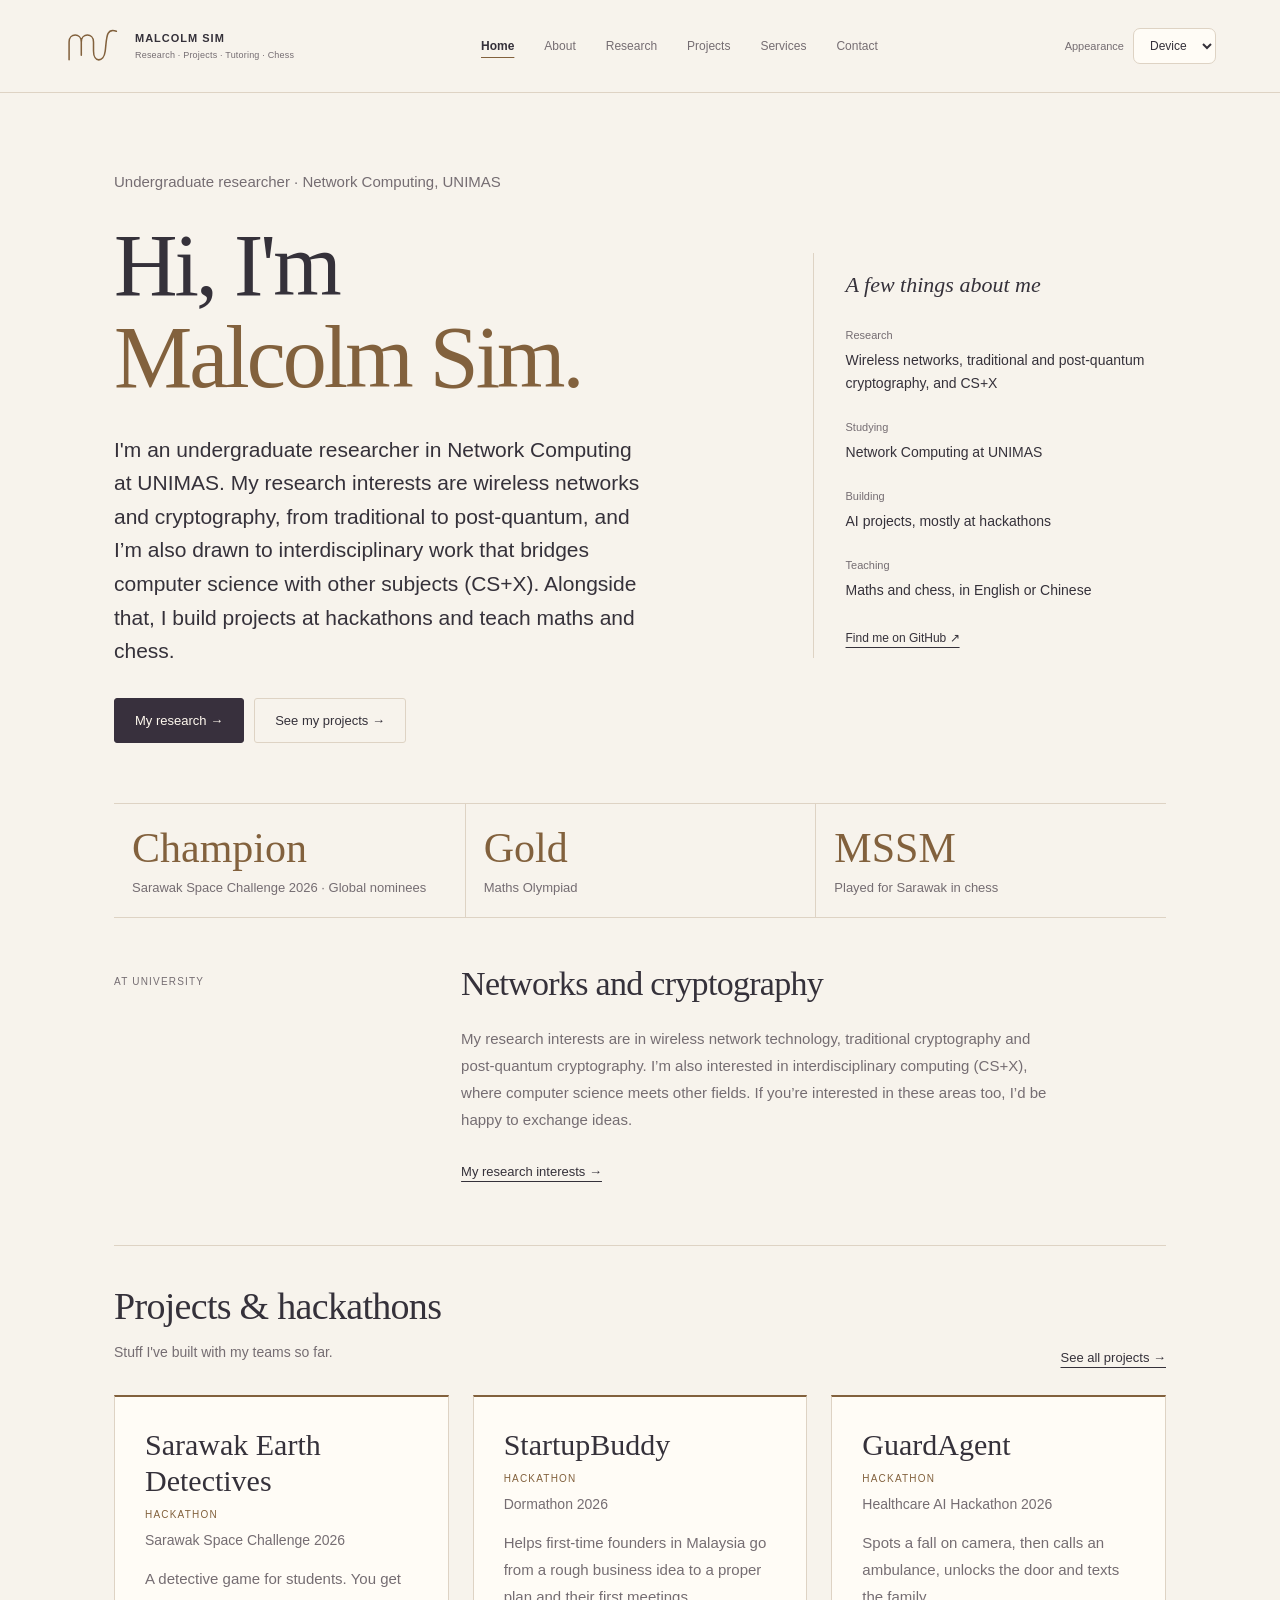
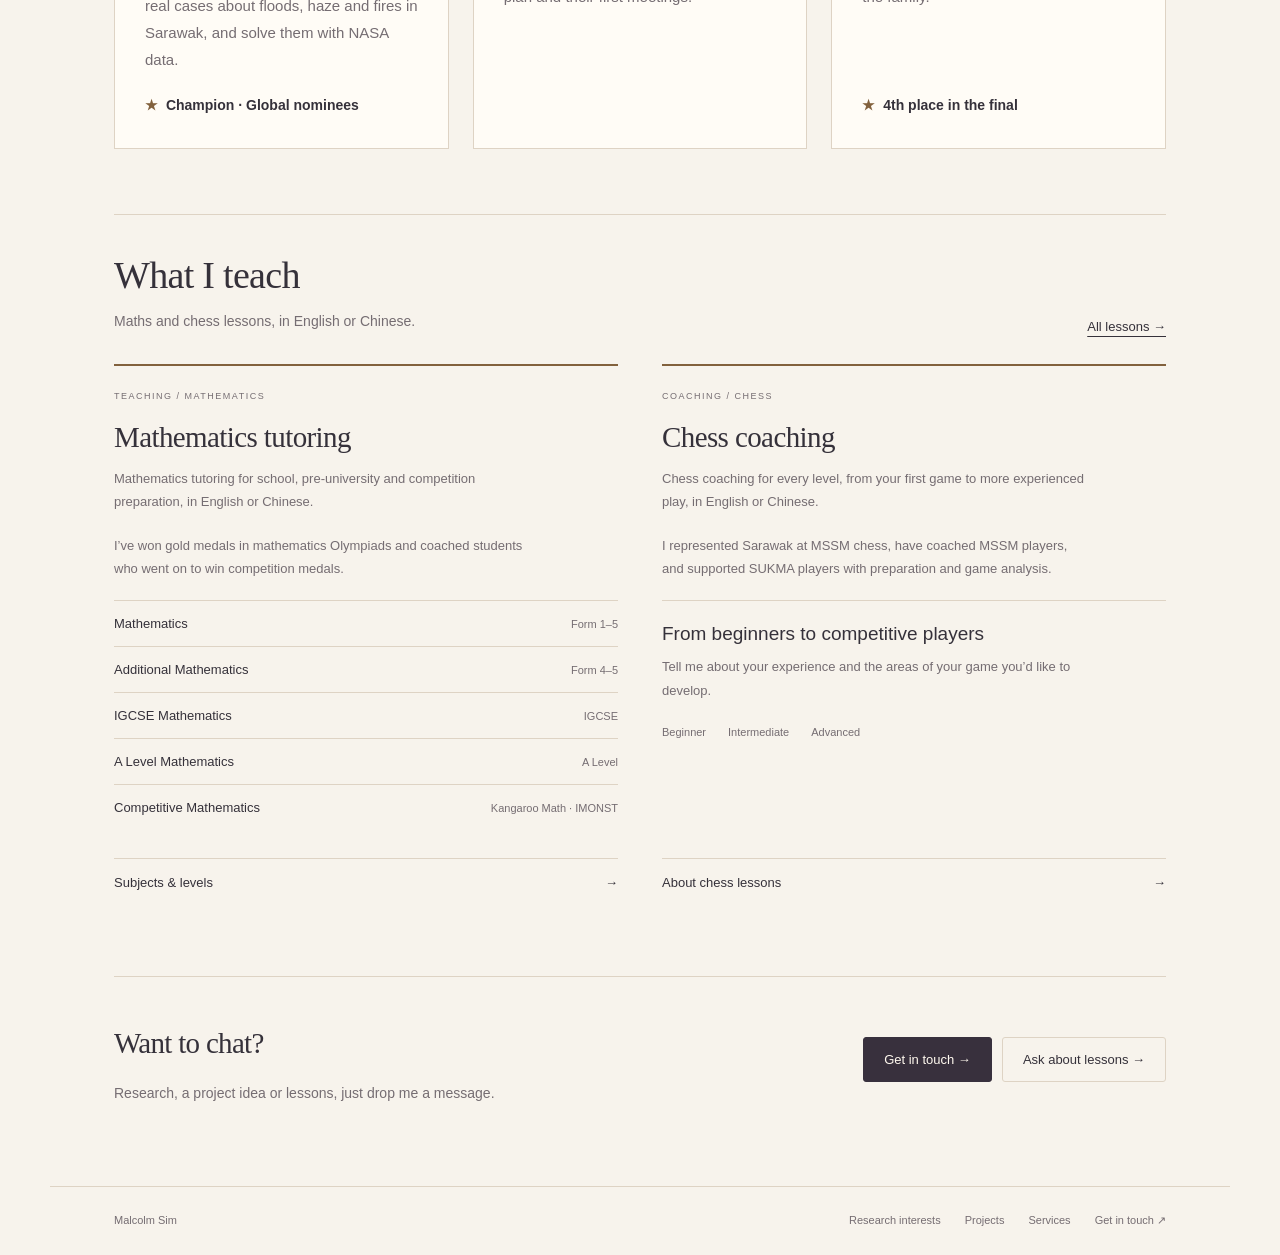
<file: index.html>
<!doctype html><html lang="en"><head><meta charset="UTF-8"><meta name="viewport" content="width=device-width,initial-scale=1"><meta name="color-scheme" content="light dark"><script src="theme.js"></script><link rel="icon" href="malcolm-logo.svg?v=silk-champagne" type="image/svg+xml"><title>Malcolm Sim — Network Computing research, projects &amp; teaching</title><meta name="description" content="Malcolm Sim, undergraduate researcher in Network Computing at UNIMAS. Research interests in wireless networks, cryptography and interdisciplinary computing (CS+X), hackathon projects, maths tutoring and chess coaching.">
  <link rel="canonical" href="https://malcolmskk.com/">
  <meta property="og:type" content="website">
  <meta property="og:site_name" content="Malcolm Sim">
  <meta property="og:title" content="Malcolm Sim | Undergraduate researcher in networks, cryptography &amp; CS+X, UNIMAS">
  <meta property="og:description" content="Undergraduate researcher in Network Computing at UNIMAS. Research in wireless networks, cryptography and interdisciplinary computing (CS+X), hackathon projects, maths tutoring and chess coaching.">
  <meta property="og:url" content="https://malcolmskk.com/">
  <meta property="og:image" content="https://malcolmskk.com/images/og-preview.jpg?v=7">
  <meta property="og:image:width" content="1200">
  <meta property="og:image:height" content="627">
  <meta property="og:image:alt" content="Malcolm Sim, undergraduate researcher in networks, cryptography and CS+X at UNIMAS">
  <meta name="twitter:card" content="summary_large_image"><link rel="stylesheet" href="style.css?v=home-about"></head><body><a class="skip-link" href="#main-content">Skip to content</a><header><a class="brand identity" href="index.html" aria-label="Malcolm Sim home"><svg class="monogram" viewBox="0 0 114 84" fill="none" stroke="currentColor" aria-hidden="true"><path d="M10 69V34C10 16 34 16 34 34V60M34 34C34 16 58 16 58 34V52C58 75 78 75 81 52C84 29 82 5 103 13" stroke-width="3" stroke-linecap="round" stroke-linejoin="round"/></svg><span class="wordmark">MALCOLM SIM<small>Research · Projects · Tutoring · Chess</small></span></a><nav class="site-nav" aria-label="Main navigation"><a href="index.html" aria-current="page">Home</a><a href="about.html">About</a><a href="research.html">Research</a><a href="projects.html">Projects</a><a href="services.html">Services</a><a href="contact.html">Contact</a></nav><div class="theme-picker"><label for="theme-choice">Appearance</label><select id="theme-choice" aria-label="Color theme"><option value="system" selected>Device</option><option value="light">Light</option><option value="dark">Dark</option></select></div></header><main id="main-content">
<section class="personal-opening" aria-labelledby="home-title">
  <div class="opening-copy">
    <p class="opening-kicker">Undergraduate researcher · Network Computing, UNIMAS</p>
    <h1 id="home-title">Hi, I'm<br><em>Malcolm Sim.</em></h1>
    <p class="opening-lead">I'm an undergraduate researcher in Network Computing at UNIMAS. My research interests are wireless networks and cryptography, from traditional to post-quantum, and I’m also drawn to interdisciplinary work that bridges computer science with other subjects (CS+X). Alongside that, I build projects at hackathons and teach maths and chess.</p>
    <div class="actions">
      <a class="button primary" href="research.html">My research →</a>
      <a class="button" href="projects.html">See my projects →</a>
    </div>
  </div>
  <aside class="desk-notes" aria-label="A few things about me">
    <p class="note-title">A few things about me</p>
    <dl>
      <div><dt>Research</dt><dd>Wireless networks, traditional and post-quantum cryptography, and CS+X</dd></div>
      <div><dt>Studying</dt><dd>Network Computing at UNIMAS</dd></div>
      <div><dt>Building</dt><dd>AI projects, mostly at hackathons</dd></div>
      <div><dt>Teaching</dt><dd>Maths and chess, in English or Chinese</dd></div>
    </dl>
    <a href="https://github.com/malcolm-simkk" target="_blank" rel="noopener noreferrer">Find me on GitHub ↗</a>
  </aside>
</section>
<ul class="home-highlights" aria-label="A few highlights">
  <li><strong>Champion</strong><span>Sarawak Space Challenge 2026 · Global nominees</span></li>
  <li><strong>Gold</strong><span>Maths Olympiad</span></li>
  <li><strong>MSSM</strong><span>Played for Sarawak in chess</span></li>
</ul>
<section class="research-note"><span class="label">At university</span><div><h2>Networks and cryptography</h2><p>My research interests are in wireless network technology, traditional cryptography and post-quantum cryptography. I’m also interested in interdisciplinary computing (CS+X), where computer science meets other fields. If you’re interested in these areas too, I’d be happy to exchange ideas.</p><a class="text-link" href="research.html">My research interests →</a></div></section>
<section class="hub-section projects-teaser" aria-labelledby="projects-title">
  <div class="section-heading section-heading-with-link">
    <div><h2 id="projects-title">Projects &amp; hackathons</h2><p>Stuff I've built with my teams so far.</p></div>
    <a class="text-link" href="projects.html">See all projects →</a>
  </div>
  <div class="project-grid home-project-grid">
    <a class="project-card project-link" href="sarawak-earth-detectives.html">
      <h3>Sarawak Earth Detectives</h3>
      <span class="label project-kind">Hackathon</span>
      <p class="project-event">Sarawak Space Challenge 2026</p>
      <p class="home-project-summary">A detective game for students. You get real cases about floods, haze and fires in Sarawak, and solve them with NASA data.</p>
      <p class="home-project-result"><span aria-hidden="true">★</span> Champion · Global nominees</p>
    </a>
    <a class="project-card project-link" href="startupbuddy.html">
      <h3>StartupBuddy</h3>
      <span class="label project-kind">Hackathon</span>
      <p class="project-event">Dormathon 2026</p>
      <p class="home-project-summary">Helps first-time founders in Malaysia go from a rough business idea to a proper plan and their first meetings.</p>
    </a>
    <a class="project-card project-link" href="guardagent.html">
      <h3>GuardAgent</h3>
      <span class="label project-kind">Hackathon</span>
      <p class="project-event">Healthcare AI Hackathon 2026</p>
      <p class="home-project-summary">Spots a fall on camera, then calls an ambulance, unlocks the door and texts the family.</p>
      <p class="home-project-result"><span aria-hidden="true">★</span> 4th place in the final</p>
    </a>
  </div>
</section>
<section class="hub-section" aria-labelledby="services-title"><div class="section-heading section-heading-with-link"><div><h2 id="services-title">What I teach</h2><p>Maths and chess lessons, in English or Chinese.</p></div><a class="text-link" href="services.html">All lessons →</a></div><div class="service-categories"><article class="service-category"><div class="category-top"><span class="label">Teaching / Mathematics</span><span class="category-symbol" aria-hidden="true">∫</span></div><h3>Mathematics tutoring</h3><p class="category-intro">Mathematics tutoring for school, pre-university and competition preparation, in English or Chinese.</p><p class="service-proof">I’ve won gold medals in mathematics Olympiads and coached students who went on to win competition medals.</p><ul class="subject-list"><li><span>Mathematics</span><span>Form 1–5</span></li><li><span>Additional Mathematics</span><span>Form 4–5</span></li><li><span>IGCSE Mathematics</span><span>IGCSE</span></li><li><span>A Level Mathematics</span><span>A Level</span></li><li><span>Competitive Mathematics</span><span>Kangaroo Math · IMONST</span></li></ul><a class="button category-cta" href="tutoring.html">Subjects &amp; levels <span aria-hidden="true">→</span></a></article><article class="service-category"><div class="category-top"><span class="label">Coaching / Chess</span><span class="category-symbol" aria-hidden="true">♞</span></div><h3>Chess coaching</h3><p class="category-intro">Chess coaching for every level, from your first game to more experienced play, in English or Chinese.</p><p class="service-proof">I represented Sarawak at MSSM chess, have coached MSSM players, and supported SUKMA players with preparation and game analysis.</p><div class="chess-content"><h4>From beginners to competitive players</h4><p>Tell me about your experience and the areas of your game you’d like to develop.</p><div class="level-tags"><span class="level-tag">Beginner</span><span class="level-tag">Intermediate</span><span class="level-tag">Advanced</span></div></div><a class="button category-cta" href="coaching.html">About chess lessons <span aria-hidden="true">→</span></a></article></div></section>
<section class="closing-note">
  <div><h2>Want to chat?</h2><p>Research, a project idea or lessons, just drop me a message.</p></div>
  <div class="actions">
    <a class="button primary" href="contact.html">Get in touch →</a>
    <a class="button" href="enquiry.html">Ask about lessons →</a>
  </div>
</section>
</main><footer><a href="index.html" class="footer-name">Malcolm Sim</a><div class="footer-links"><a href="research.html">Research interests</a><a href="projects.html">Projects</a><a href="services.html">Services</a><a href="contact.html">Get in touch ↗</a></div></footer></body></html>
</file>
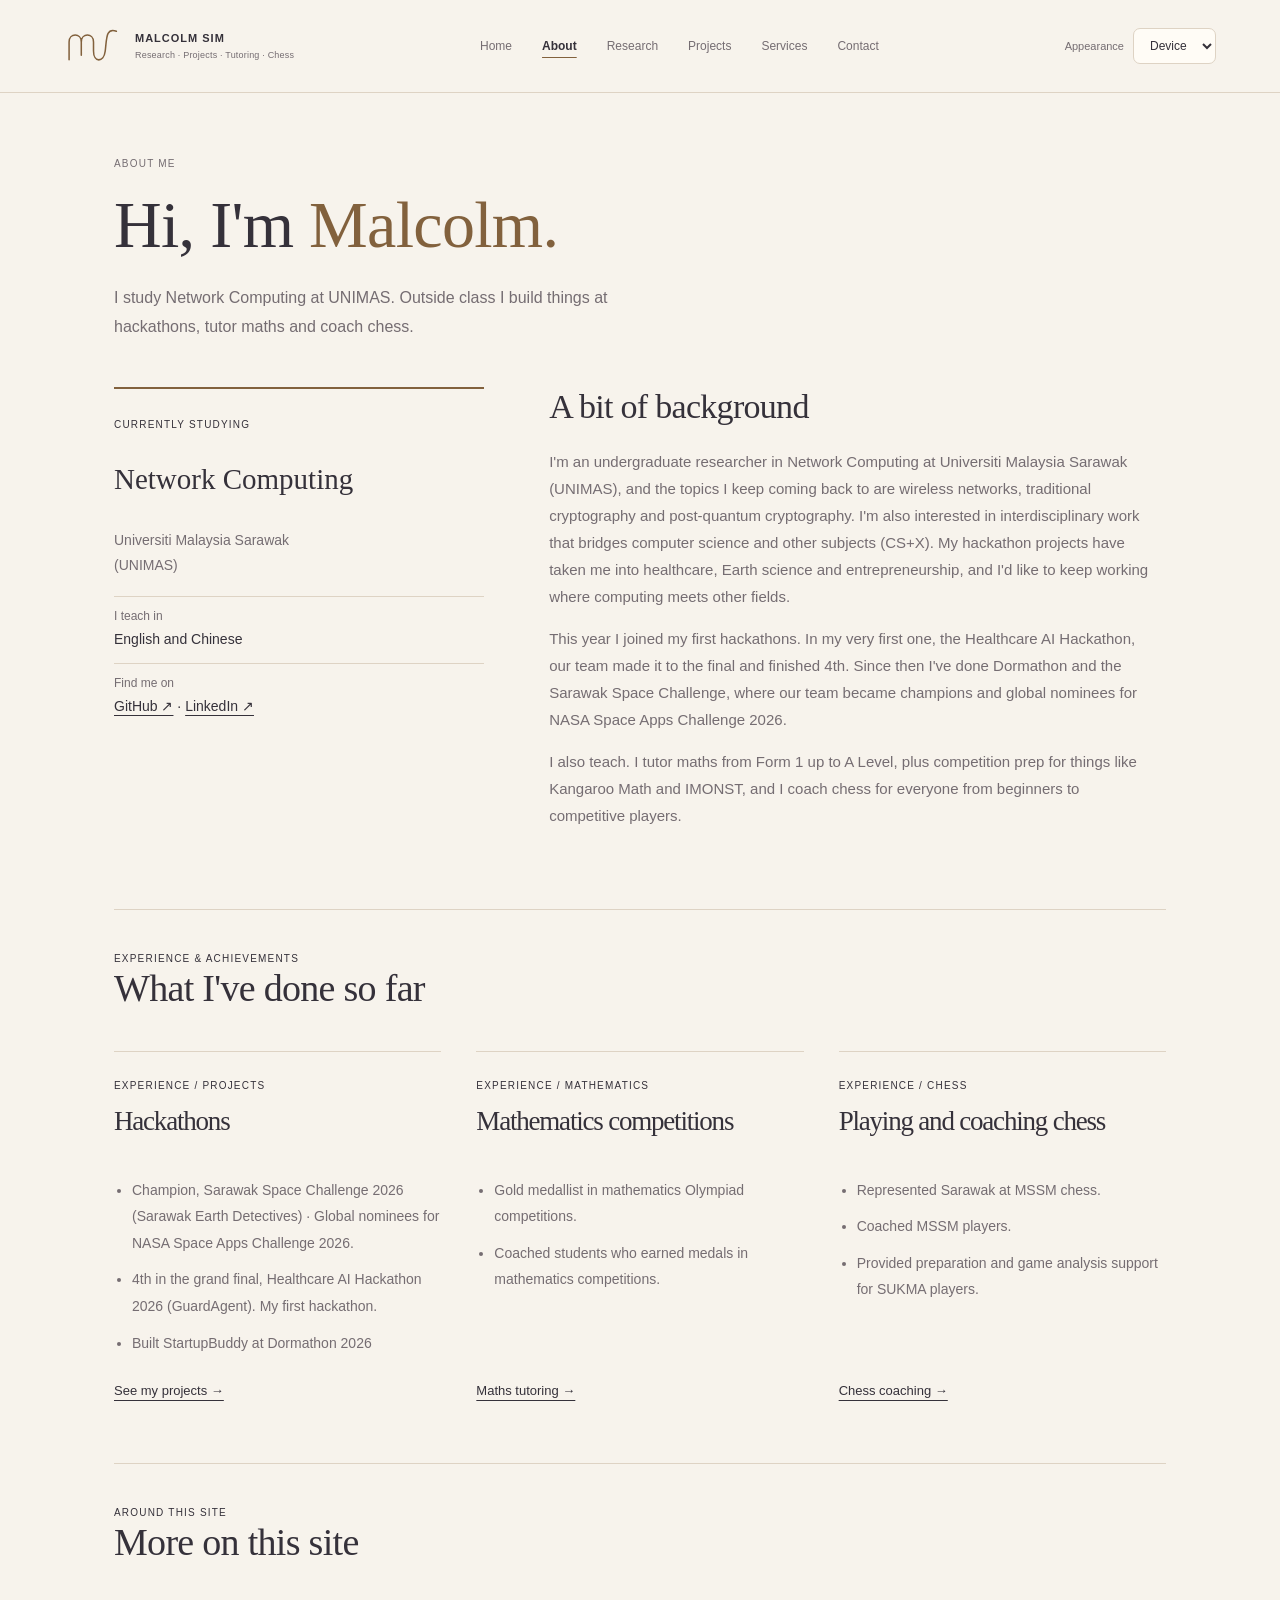
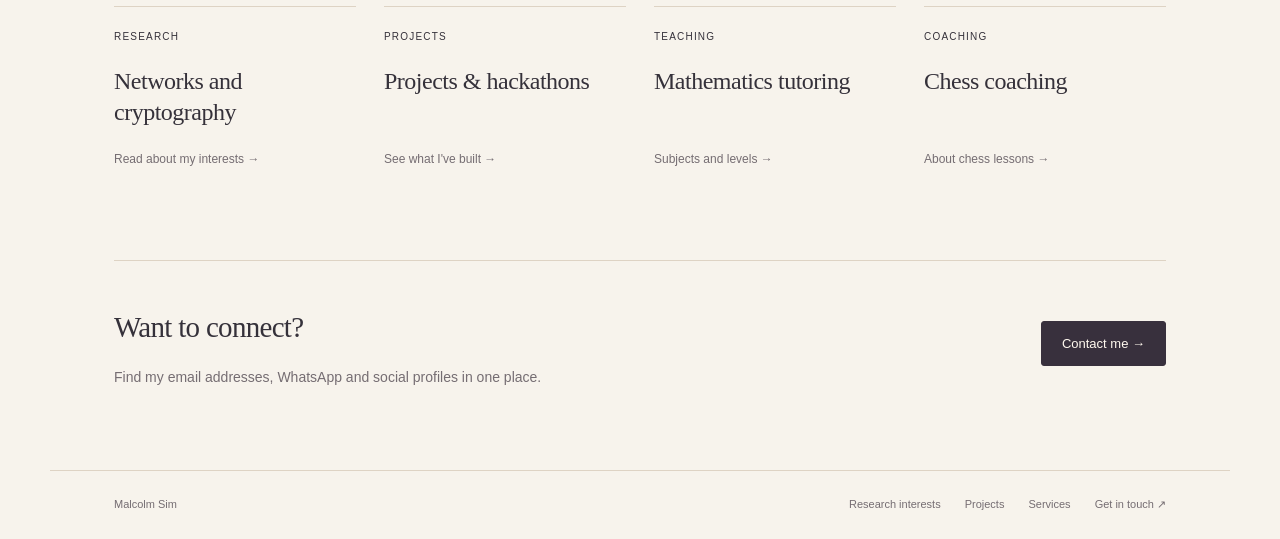
<file: about.html>
<!doctype html><html lang="en"><head><meta charset="UTF-8"><meta name="viewport" content="width=device-width,initial-scale=1"><meta name="color-scheme" content="light dark"><script src="theme.js"></script><link rel="icon" href="malcolm-logo.svg?v=silk-champagne" type="image/svg+xml"><title>About — Malcolm Sim</title><meta name="description" content="About Malcolm Sim, undergraduate researcher in Network Computing at UNIMAS. His research interests, hackathon projects, maths tutoring and chess coaching."><link rel="stylesheet" href="style.css?v=home-about"></head><body><a class="skip-link" href="#main-content">Skip to content</a><header><a class="brand identity" href="index.html" aria-label="Malcolm Sim home"><svg class="monogram" viewBox="0 0 114 84" fill="none" stroke="currentColor" aria-hidden="true"><path d="M10 69V34C10 16 34 16 34 34V60M34 34C34 16 58 16 58 34V52C58 75 78 75 81 52C84 29 82 5 103 13" stroke-width="3" stroke-linecap="round" stroke-linejoin="round"/></svg><span class="wordmark">MALCOLM SIM<small>Research · Projects · Tutoring · Chess</small></span></a><nav class="site-nav" aria-label="Main navigation"><a href="index.html">Home</a><a href="about.html" aria-current="page">About</a><a href="research.html">Research</a><a href="projects.html">Projects</a><a href="services.html">Services</a><a href="contact.html">Contact</a></nav><div class="theme-picker"><label for="theme-choice">Appearance</label><select id="theme-choice" aria-label="Color theme"><option value="system" selected>Device</option><option value="light">Light</option><option value="dark">Dark</option></select></div></header><main id="main-content"><div class="page-heading">
  <span class="label">About me</span>
  <h1>Hi, I'm <em>Malcolm.</em></h1>
  <p>I study Network Computing at UNIMAS. Outside class I build things at hackathons, tutor maths and coach chess.</p>
</div><section class="about-intro">
  <aside class="education-note">
    <span class="label">Currently studying</span>
    <p>Network Computing</p>
    <span class="education-university">Universiti Malaysia Sarawak<br>(UNIMAS)</span>
    <dl class="about-facts">
      <div><dt>I teach in</dt><dd>English and Chinese</dd></div>
      <div><dt>Find me on</dt><dd><a href="https://github.com/malcolm-simkk" target="_blank" rel="noopener noreferrer">GitHub ↗</a> · <a href="https://www.linkedin.com/in/malcolm-sim-9b36713a1" target="_blank" rel="noopener noreferrer">LinkedIn ↗</a></dd></div>
    </dl>
  </aside>
  <div>
    <h2>A bit of background</h2>
    <p>I'm an undergraduate researcher in Network Computing at Universiti Malaysia Sarawak (UNIMAS), and the topics I keep coming back to are wireless networks, traditional cryptography and post-quantum cryptography. I'm also interested in interdisciplinary work that bridges computer science and other subjects (CS+X). My hackathon projects have taken me into healthcare, Earth science and entrepreneurship, and I'd like to keep working where computing meets other fields.</p>
    <p>This year I joined my first hackathons. In my very first one, the Healthcare AI Hackathon, our team made it to the final and finished 4th. Since then I've done Dormathon and the Sarawak Space Challenge, where our team became champions and global nominees for NASA Space Apps Challenge 2026.</p>
    <p>I also teach. I tutor maths from Form 1 up to A Level, plus competition prep for things like Kangaroo Math and IMONST, and I coach chess for everyone from beginners to competitive players.</p>
  </div>
</section><section class="hub-section"><div class="section-heading"><div><span class="label">Experience &amp; achievements</span><h2>What I've done so far</h2></div></div><div class="experience-grid about-experience">
  <section class="experience-panel" aria-labelledby="project-experience">
    <span class="label">Experience / Projects</span>
    <h2 id="project-experience">Hackathons</h2>
    <ul class="experience-list">
      <li>Champion, Sarawak Space Challenge 2026 (Sarawak Earth Detectives) · Global nominees for NASA Space Apps Challenge 2026.</li>
      <li>4th in the grand final, Healthcare AI Hackathon 2026 (GuardAgent). My first hackathon.</li>
      <li>Built StartupBuddy at Dormathon 2026</li>
    </ul>
    <a class="text-link" href="projects.html">See my projects →</a>
  </section>
<section class="experience-panel" aria-labelledby="math-experience"><span class="label">Experience / Mathematics</span><h2 id="math-experience">Mathematics competitions</h2><ul class="experience-list"><li>Gold medallist in mathematics Olympiad competitions.</li><li>Coached students who earned medals in mathematics competitions.</li></ul><a class="text-link" href="tutoring.html">Maths tutoring →</a></section><section class="experience-panel" aria-labelledby="chess-experience"><span class="label">Experience / Chess</span><h2 id="chess-experience">Playing and coaching chess</h2><ul class="experience-list"><li>Represented Sarawak at MSSM chess.</li><li>Coached MSSM players.</li><li>Provided preparation and game analysis support for SUKMA players.</li></ul><a class="text-link" href="coaching.html">Chess coaching →</a></section></div></section><section class="hub-section"><div class="section-heading"><div><span class="label">Around this site</span><h2>More on this site</h2></div></div><div class="about-paths">
  <a href="research.html"><span class="label">Research</span><h3>Networks and cryptography</h3><span>Read about my interests →</span></a>
  <a href="projects.html"><span class="label">Projects</span><h3>Projects &amp; hackathons</h3><span>See what I've built →</span></a>
  <a href="tutoring.html"><span class="label">Teaching</span><h3>Mathematics tutoring</h3><span>Subjects and levels →</span></a>
  <a href="coaching.html"><span class="label">Coaching</span><h3>Chess coaching</h3><span>About chess lessons →</span></a>
</div></section><section class="closing-note"><div><h2>Want to connect?</h2><p>Find my email addresses, WhatsApp and social profiles in one place.</p></div><a class="button primary" href="contact.html">Contact me →</a></section></main><footer><a href="index.html" class="footer-name">Malcolm Sim</a><div class="footer-links"><a href="research.html">Research interests</a><a href="projects.html">Projects</a><a href="services.html">Services</a><a href="contact.html">Get in touch ↗</a></div></footer></body></html>
</file>
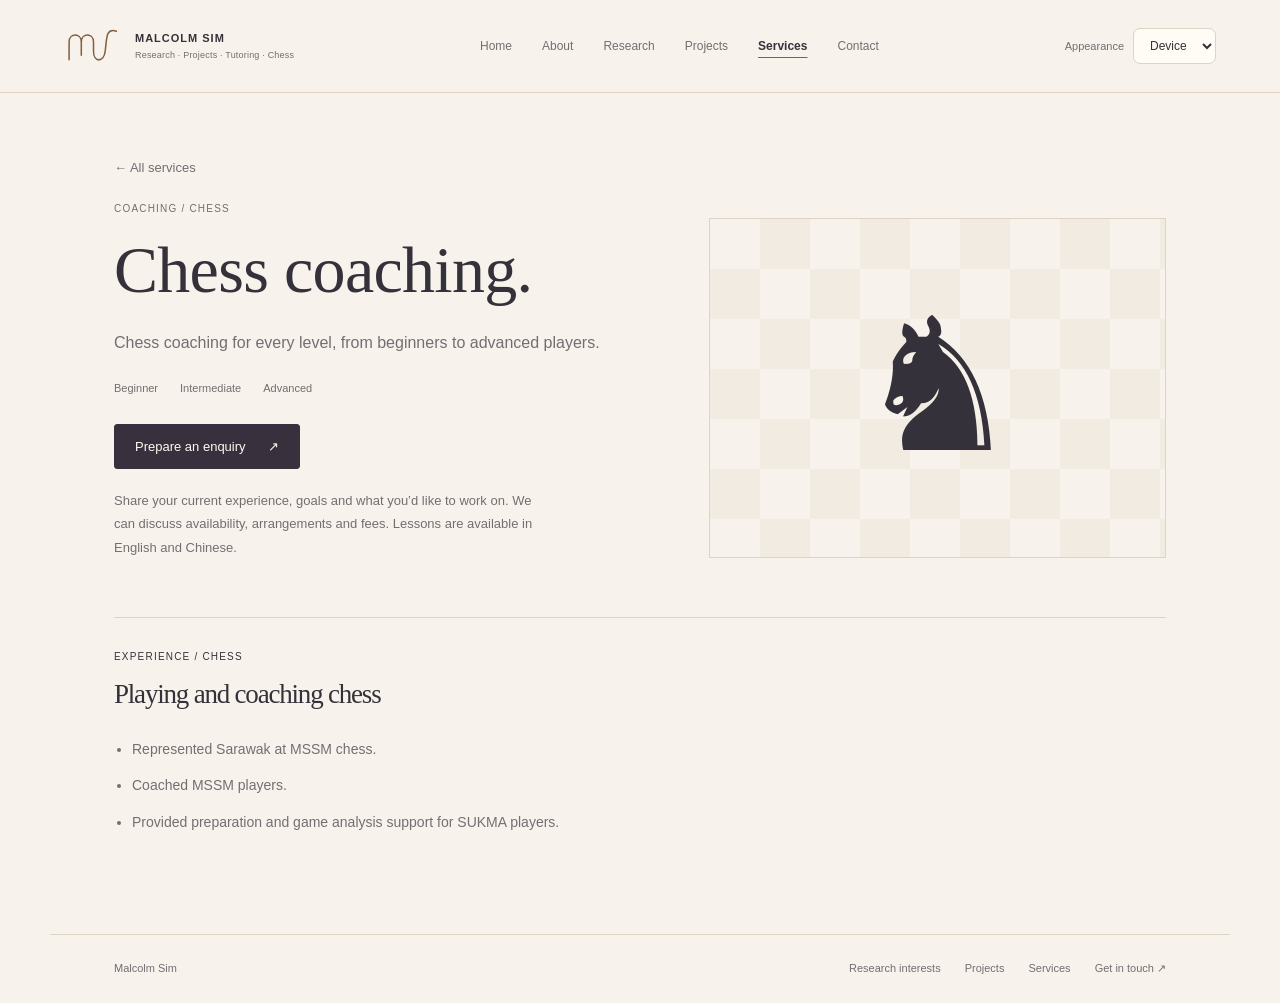
<file: coaching.html>
<!doctype html><html lang="en"><head><meta charset="UTF-8"><meta name="viewport" content="width=device-width,initial-scale=1"><meta name="color-scheme" content="light dark"><script src="theme.js"></script><link rel="icon" href="malcolm-logo.svg?v=silk-champagne" type="image/svg+xml"><title>Chess Coaching — Malcolm Sim</title><meta name="description" content="Chess coaching with Malcolm Sim for every level, from beginners to advanced players."><link rel="stylesheet" href="style.css?v=home-about"></head><body><a class="skip-link" href="#main-content">Skip to content</a><header><a class="brand identity" href="index.html" aria-label="Malcolm Sim home"><svg class="monogram" viewBox="0 0 114 84" fill="none" stroke="currentColor" aria-hidden="true"><path d="M10 69V34C10 16 34 16 34 34V60M34 34C34 16 58 16 58 34V52C58 75 78 75 81 52C84 29 82 5 103 13" stroke-width="3" stroke-linecap="round" stroke-linejoin="round"/></svg><span class="wordmark">MALCOLM SIM<small>Research · Projects · Tutoring · Chess</small></span></a><nav class="site-nav" aria-label="Main navigation"><a href="index.html">Home</a><a href="about.html">About</a><a href="research.html">Research</a><a href="projects.html">Projects</a><a href="services.html" aria-current="page">Services</a><a href="contact.html">Contact</a></nav><div class="theme-picker"><label for="theme-choice">Appearance</label><select id="theme-choice" aria-label="Color theme"><option value="system" selected>Device</option><option value="light">Light</option><option value="dark">Dark</option></select></div></header><main id="main-content"><a class="back-link" href="services.html">← All services</a><section class="chess-layout" aria-labelledby="chess-title"><div><div class="page-heading"><span class="label">Coaching / Chess</span><h1 id="chess-title">Chess coaching.</h1><p>Chess coaching for every level, from beginners to advanced players.</p></div><div class="level-tags"><span class="level-tag">Beginner</span><span class="level-tag">Intermediate</span><span class="level-tag">Advanced</span></div><a class="button primary" href="enquiry.html?service=chess">Prepare an enquiry <span aria-hidden="true">↗</span></a><p class="enquiry-note">Share your current experience, goals and what you’d like to work on. We can discuss availability, arrangements and fees. Lessons are available in English and Chinese.</p></div><div class="chess-visual" aria-hidden="true"><span class="chess-piece">♞</span></div></section><section class="experience-panel" aria-labelledby="chess-experience"><span class="label">Experience / Chess</span><h2 id="chess-experience">Playing and coaching chess</h2><ul class="experience-list"><li>Represented Sarawak at MSSM chess.</li><li>Coached MSSM players.</li><li>Provided preparation and game analysis support for SUKMA players.</li></ul></section></main><footer><a href="index.html" class="footer-name">Malcolm Sim</a><div class="footer-links"><a href="research.html">Research interests</a><a href="projects.html">Projects</a><a href="services.html">Services</a><a href="contact.html">Get in touch ↗</a></div></footer></body></html>
</file>
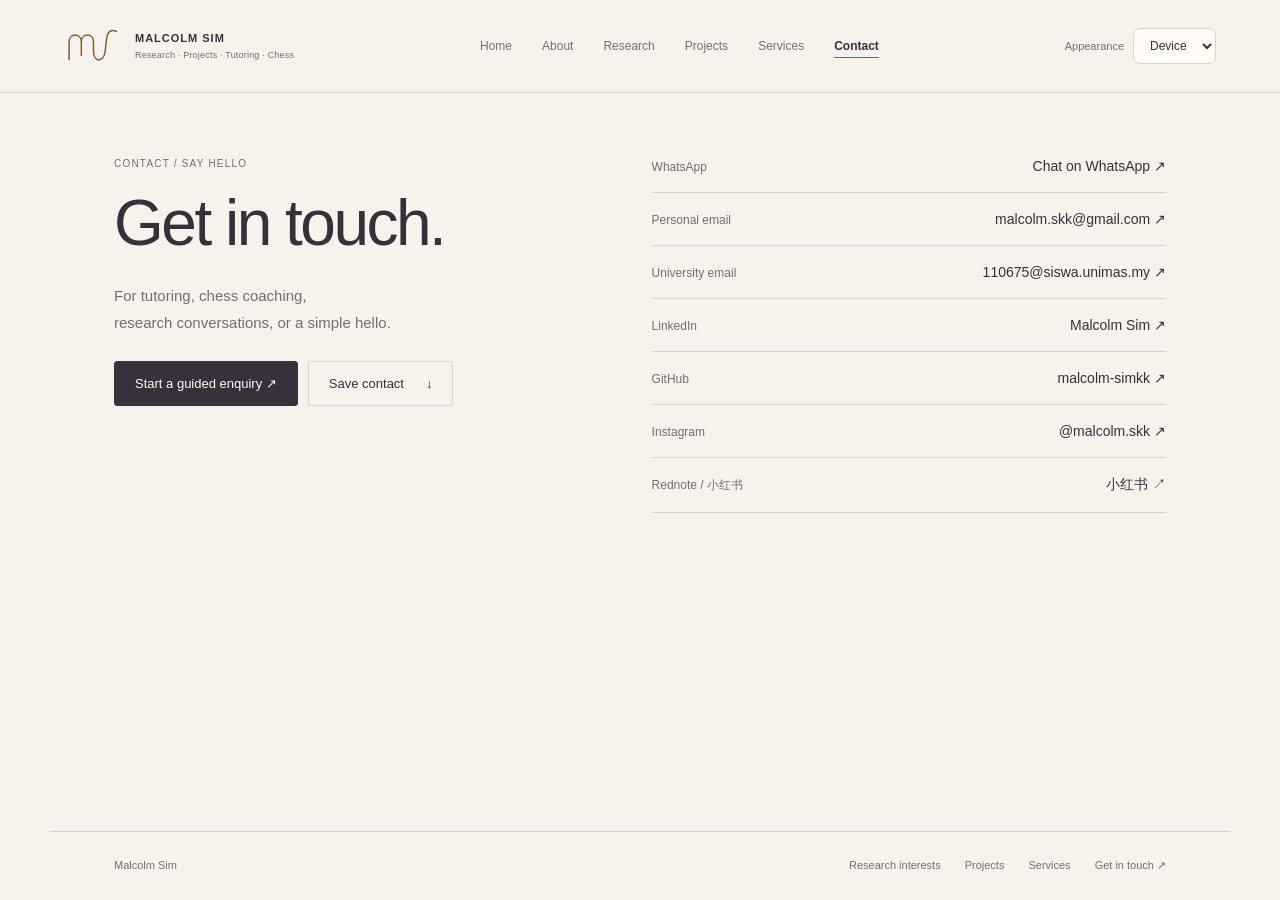
<file: contact.html>
<!doctype html><html lang="en"><head><meta charset="UTF-8"><meta name="viewport" content="width=device-width,initial-scale=1"><meta name="color-scheme" content="light dark"><script src="theme.js"></script><link rel="icon" href="malcolm-logo.svg?v=silk-champagne" type="image/svg+xml"><title>Contact — Malcolm Sim</title><meta name="description" content="Contact Malcolm Sim for tutoring, chess coaching or research conversations. WhatsApp, personal and university email, LinkedIn, GitHub, Instagram and Rednote."><link rel="stylesheet" href="style.css?v=home-about"></head><body><a class="skip-link" href="#main-content">Skip to content</a><header><a class="brand identity" href="index.html" aria-label="Malcolm Sim home"><svg class="monogram" viewBox="0 0 114 84" fill="none" stroke="currentColor" aria-hidden="true"><path d="M10 69V34C10 16 34 16 34 34V60M34 34C34 16 58 16 58 34V52C58 75 78 75 81 52C84 29 82 5 103 13" stroke-width="3" stroke-linecap="round" stroke-linejoin="round"/></svg><span class="wordmark">MALCOLM SIM<small>Research · Projects · Tutoring · Chess</small></span></a><nav class="site-nav" aria-label="Main navigation"><a href="index.html">Home</a><a href="about.html">About</a><a href="research.html">Research</a><a href="projects.html">Projects</a><a href="services.html">Services</a><a href="contact.html" aria-current="page">Contact</a></nav><div class="theme-picker"><label for="theme-choice">Appearance</label><select id="theme-choice" aria-label="Color theme"><option value="system" selected>Device</option><option value="light">Light</option><option value="dark">Dark</option></select></div></header><main id="main-content"><section id="connect" class="contact-section contact-page"><div><span class="label">Contact / Say hello</span><h1>Get in touch.</h1><p>For tutoring, chess coaching,<br>research conversations, or a simple hello.</p><div class="actions"><a class="button primary" href="enquiry.html">Start a guided enquiry ↗</a><a class="button" href="malcolm-sim.vcf" download>Save contact <span aria-hidden="true">↓</span></a></div></div><div><div class="contact-row"><span class="contact-type">WhatsApp</span><a class="contact-value" href="https://wa.me/qr/R4HUNFF432Q3G1" target="_blank" rel="noopener noreferrer" aria-label="Chat with Malcolm on WhatsApp (opens in a new tab)">Chat on WhatsApp ↗</a></div><div class="contact-row"><span class="contact-type">Personal email</span><a class="contact-value" href="mailto:malcolm.skk@gmail.com">malcolm.skk@gmail.com ↗</a></div><div class="contact-row"><span class="contact-type">University email</span><a class="contact-value" href="mailto:110675@siswa.unimas.my">110675@siswa.unimas.my ↗</a></div><div class="contact-row"><span class="contact-type">LinkedIn</span><a class="contact-value" href="https://www.linkedin.com/in/malcolm-sim-9b36713a1" target="_blank" rel="noopener noreferrer" aria-label="Malcolm Sim on LinkedIn (opens in a new tab)">Malcolm Sim ↗</a></div><div class="contact-row"><span class="contact-type">GitHub</span><a class="contact-value" href="https://github.com/malcolm-simkk" target="_blank" rel="noopener noreferrer" aria-label="malcolm-simkk on GitHub (opens in a new tab)">malcolm-simkk ↗</a></div><div class="contact-row"><span class="contact-type">Instagram</span><a class="contact-value" href="https://www.instagram.com/malcolm.skk/" target="_blank" rel="noopener noreferrer" aria-label="malcolm.skk on Instagram (opens in a new tab)">@malcolm.skk ↗</a></div><div class="contact-row"><span class="contact-type">Rednote / 小红书</span><a class="contact-value" href="http://xhslink.com/m/9h9r3PH1iss" target="_blank" rel="noopener noreferrer" aria-label="Malcolm on Rednote / 小红书 (opens in a new tab)">小红书 ↗</a></div></div></section></main><footer><a href="index.html" class="footer-name">Malcolm Sim</a><div class="footer-links"><a href="research.html">Research interests</a><a href="projects.html">Projects</a><a href="services.html">Services</a><a href="contact.html">Get in touch ↗</a></div></footer></body></html>
</file>
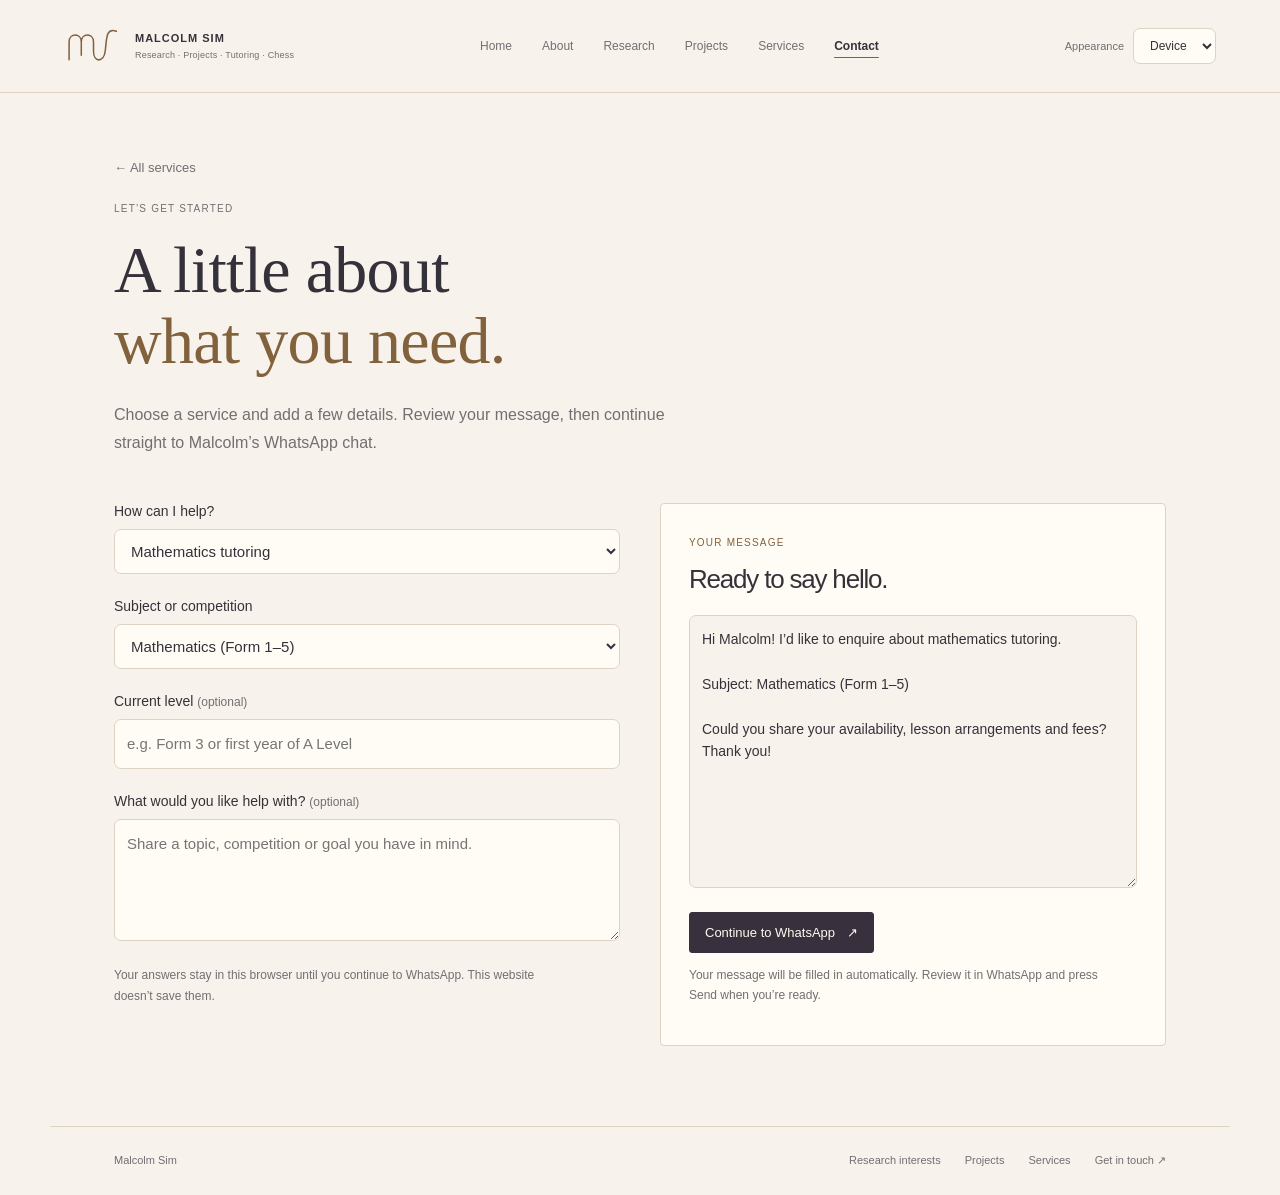
<file: enquiry.html>
<!doctype html><html lang="en"><head><meta charset="UTF-8"><meta name="viewport" content="width=device-width,initial-scale=1"><meta name="color-scheme" content="light dark"><script src="theme.js"></script><link rel="icon" href="malcolm-logo.svg?v=silk-champagne" type="image/svg+xml"><title>Guided Enquiry — Malcolm Sim</title><meta name="description" content="Prepare an enquiry about mathematics tutoring or chess coaching, then open Malcolm’s WhatsApp chat with your message ready."><link rel="stylesheet" href="style.css?v=home-about"><script src="enquiry.js?v=direct-whatsapp" defer></script></head><body><a class="skip-link" href="#main-content">Skip to content</a><header><a class="brand identity" href="index.html" aria-label="Malcolm Sim home"><svg class="monogram" viewBox="0 0 114 84" fill="none" stroke="currentColor" aria-hidden="true"><path d="M10 69V34C10 16 34 16 34 34V60M34 34C34 16 58 16 58 34V52C58 75 78 75 81 52C84 29 82 5 103 13" stroke-width="3" stroke-linecap="round" stroke-linejoin="round"/></svg><span class="wordmark">MALCOLM SIM<small>Research · Projects · Tutoring · Chess</small></span></a><nav class="site-nav" aria-label="Main navigation"><a href="index.html">Home</a><a href="about.html">About</a><a href="research.html">Research</a><a href="projects.html">Projects</a><a href="services.html">Services</a><a href="contact.html" aria-current="page">Contact</a></nav><div class="theme-picker"><label for="theme-choice">Appearance</label><select id="theme-choice" aria-label="Color theme"><option value="system" selected>Device</option><option value="light">Light</option><option value="dark">Dark</option></select></div></header><main id="main-content"><a class="back-link" href="services.html">← All services</a><div class="page-heading"><span class="label">Let’s get started</span><h1>A little about<br><em>what you need.</em></h1><p>Choose a service and add a few details. Review your message, then continue straight to Malcolm’s WhatsApp chat.</p></div><div class="guided-enquiry"><form id="enquiry-form" class="enquiry-form" aria-label="Prepare an enquiry"><div class="enquiry-field"><label for="enquiry-service">How can I help?</label><select id="enquiry-service"><option value="maths">Mathematics tutoring</option><option value="chess">Chess coaching</option></select></div><div class="enquiry-field"><label id="topic-label" for="enquiry-topic">Subject or competition</label><select id="enquiry-topic"><option>Mathematics (Form 1–5)</option><option>Additional Mathematics (Form 4–5)</option><option>IGCSE Mathematics</option><option>A Level Mathematics</option><option>Competitive Mathematics — Kangaroo Math</option><option>Competitive Mathematics — IMONST</option><option>Competitive Mathematics — Other competitions</option><option>Not sure yet</option></select></div><div class="enquiry-field" id="level-field"><label for="enquiry-level">Current level <span>(optional)</span></label><input id="enquiry-level" type="text" maxlength="100" placeholder="e.g. Form 3 or first year of A Level" autocomplete="off"></div><div class="enquiry-field"><label for="enquiry-goals">What would you like help with? <span>(optional)</span></label><textarea id="enquiry-goals" rows="4" maxlength="800" placeholder="Share a topic, competition or goal you have in mind."></textarea></div><p class="enquiry-privacy">Your answers stay in this browser until you continue to WhatsApp. This website doesn’t save them.</p></form><section class="enquiry-preview" aria-labelledby="message-title"><span class="label">Your message</span><h2 id="message-title">Ready to say hello.</h2><label class="sr-only" for="enquiry-message">Your enquiry message</label><textarea id="enquiry-message" rows="11" readonly spellcheck="false">Hi Malcolm! I’d like to enquire about mathematics tutoring.

Subject: Mathematics (Form 1–5)

Could you share your availability, lesson arrangements and fees? Thank you!</textarea><div class="actions"><a class="button primary" id="whatsapp-enquiry" href="https://wa.me/60168603859?text=Hi%20Malcolm!%20I%E2%80%99d%20like%20to%20enquire%20about%20mathematics%20tutoring.%0A%0ASubject%3A%20Mathematics%20(Form%201%E2%80%935)%0A%0ACould%20you%20share%20your%20availability%2C%20lesson%20arrangements%20and%20fees%3F%20Thank%20you!" target="_blank" rel="noopener noreferrer">Continue to WhatsApp <span aria-hidden="true">↗</span></a></div><p class="enquiry-help">Your message will be filled in automatically. Review it in WhatsApp and press Send when you’re ready.</p></section></div><noscript><p>Enable JavaScript to customise your message, or <a href="contact.html">contact Malcolm directly</a>.</p></noscript></main><footer><a href="index.html" class="footer-name">Malcolm Sim</a><div class="footer-links"><a href="research.html">Research interests</a><a href="projects.html">Projects</a><a href="services.html">Services</a><a href="contact.html">Get in touch ↗</a></div></footer></body></html>
</file>
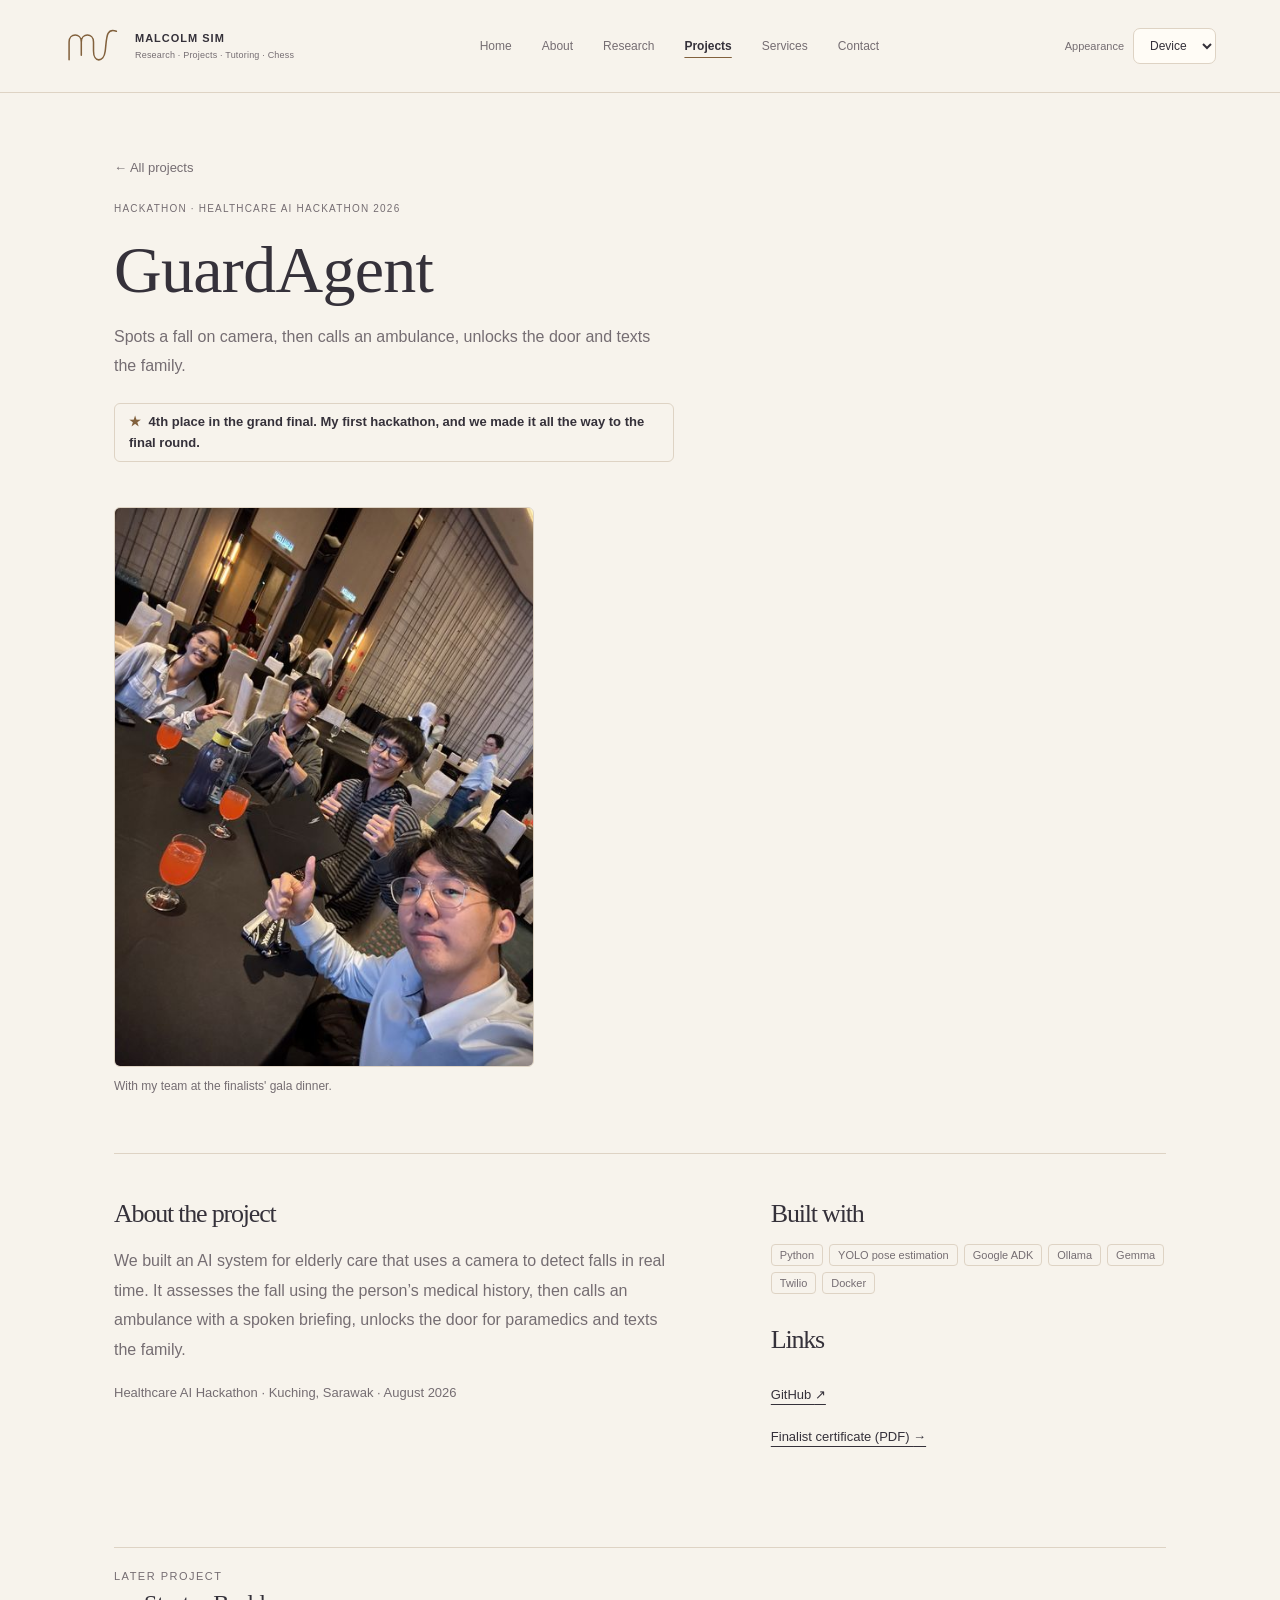
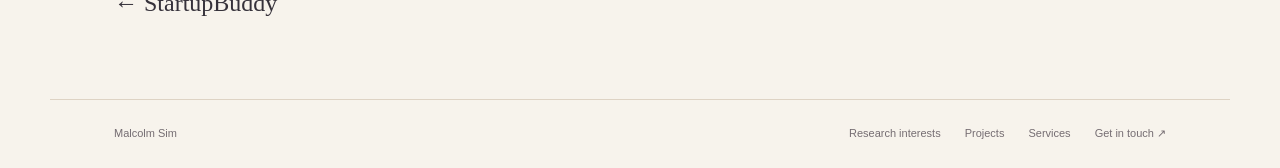
<file: guardagent.html>
<!doctype html><html lang="en"><head><meta charset="UTF-8"><meta name="viewport" content="width=device-width,initial-scale=1"><meta name="color-scheme" content="light dark"><script src="theme.js"></script><link rel="icon" href="malcolm-logo.svg?v=silk-champagne" type="image/svg+xml"><title>GuardAgent — Malcolm Sim</title><meta name="description" content="GuardAgent: Spots a fall on camera, then calls an ambulance, unlocks the door and texts the family."><link rel="stylesheet" href="style.css?v=home-about"></head><body><a class="skip-link" href="#main-content">Skip to content</a><header><a class="brand identity" href="index.html" aria-label="Malcolm Sim home"><svg class="monogram" viewBox="0 0 114 84" fill="none" stroke="currentColor" aria-hidden="true"><path d="M10 69V34C10 16 34 16 34 34V60M34 34C34 16 58 16 58 34V52C58 75 78 75 81 52C84 29 82 5 103 13" stroke-width="3" stroke-linecap="round" stroke-linejoin="round"/></svg><span class="wordmark">MALCOLM SIM<small>Research · Projects · Tutoring · Chess</small></span></a><nav class="site-nav" aria-label="Main navigation"><a href="index.html">Home</a><a href="about.html">About</a><a href="research.html">Research</a><a href="projects.html" aria-current="page">Projects</a><a href="services.html">Services</a><a href="contact.html">Contact</a></nav><div class="theme-picker"><label for="theme-choice">Appearance</label><select id="theme-choice" aria-label="Color theme"><option value="system" selected>Device</option><option value="light">Light</option><option value="dark">Dark</option></select></div></header><main id="main-content" class="project-page">
    <a class="back-link" href="projects.html"><span aria-hidden="true">←</span> All projects</a>
    <div class="page-heading project-heading">
      <span class="label">Hackathon · Healthcare AI Hackathon 2026</span>
      <h1>GuardAgent</h1>
      <p>Spots a fall on camera, then calls an ambulance, unlocks the door and texts the family.</p>
      <p class="project-badge"><span aria-hidden="true">★</span> 4th place in the grand final. My first hackathon, and we made it all the way to the final round.</p>
    </div>
    <figure class="project-gallery project-gallery-single">
      <a href="images/healthcare-ai-hackathon-gala-dinner-900.jpg" target="_blank" rel="noopener"><img src="images/healthcare-ai-hackathon-gala-dinner-480.jpg" srcset="images/healthcare-ai-hackathon-gala-dinner-480.jpg 480w, images/healthcare-ai-hackathon-gala-dinner-900.jpg 900w" sizes="(max-width: 600px) 92vw, 420px" width="900" height="1200" alt="Selfie with my team at the finalists' gala dinner, everyone giving a thumbs up"></a>
      <figcaption>With my team at the finalists' gala dinner.</figcaption>
    </figure>
    <section class="project-detail">
      <div class="project-detail-main">
        <h2>About the project</h2>
        <p>We built an AI system for elderly care that uses a camera to detect falls in real time. It assesses the fall using the person’s medical history, then calls an ambulance with a spoken briefing, unlocks the door for paramedics and texts the family.</p>
        <p class="project-event">Healthcare AI Hackathon · Kuching, Sarawak · August 2026</p>
      </div>
      <aside class="project-detail-side">
        <h2>Built with</h2>
        <ul class="level-tags project-tags" aria-label="Tools and technology">
          <li class="level-tag">Python</li>
          <li class="level-tag">YOLO pose estimation</li>
          <li class="level-tag">Google ADK</li>
          <li class="level-tag">Ollama</li>
          <li class="level-tag">Gemma</li>
          <li class="level-tag">Twilio</li>
          <li class="level-tag">Docker</li>
        </ul>
        <h2>Links</h2>
        <ul class="project-link-list">
          <li><a class="text-link" href="https://github.com/nathanyap17/GuardAgent" target="_blank" rel="noopener noreferrer">GitHub <span aria-hidden="true">↗</span></a></li>
          <li><a class="text-link" href="guardagent-finalist-certificate.pdf">Finalist certificate (PDF) <span aria-hidden="true">→</span></a></li>
        </ul>
      </aside>
    </section>
    <nav class="project-pager" aria-label="Later and earlier projects">
      <a class="pager-prev" href="startupbuddy.html"><span class="pager-label">Later project</span><span class="pager-name"><span aria-hidden="true">←</span> StartupBuddy</span></a>
      
    </nav>
  </main><footer><a href="index.html" class="footer-name">Malcolm Sim</a><div class="footer-links"><a href="research.html">Research interests</a><a href="projects.html">Projects</a><a href="services.html">Services</a><a href="contact.html">Get in touch ↗</a></div></footer></body></html>
</file>
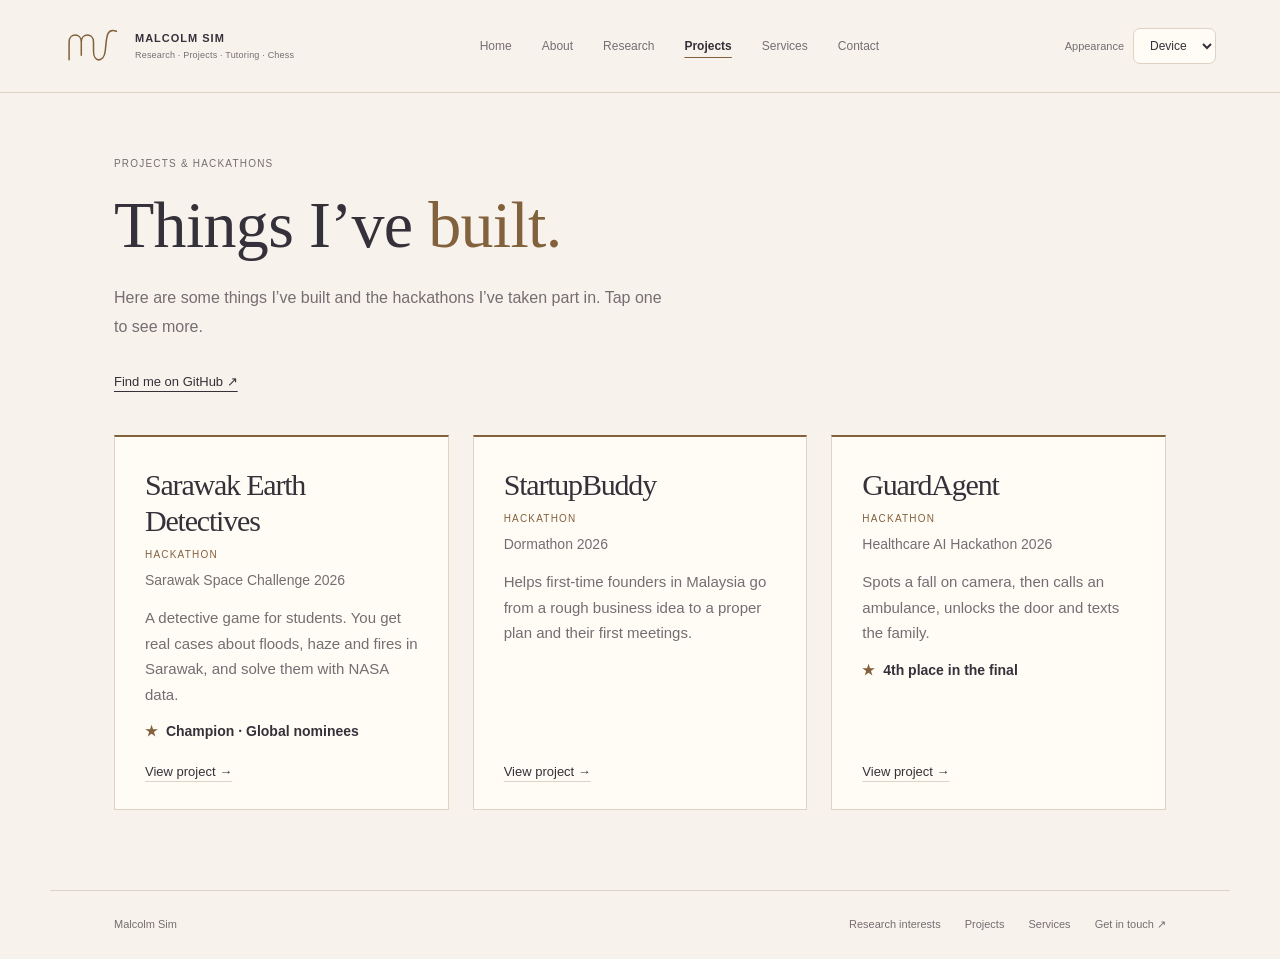
<file: projects.html>
<!doctype html><html lang="en"><head><meta charset="UTF-8"><meta name="viewport" content="width=device-width,initial-scale=1"><meta name="color-scheme" content="light dark"><script src="theme.js"></script><link rel="icon" href="malcolm-logo.svg?v=silk-champagne" type="image/svg+xml"><title>Projects &amp; Hackathons — Malcolm Sim</title><meta name="description" content="Projects Malcolm Sim has built and hackathons he has taken part in."><link rel="stylesheet" href="style.css?v=home-about"></head><body><a class="skip-link" href="#main-content">Skip to content</a><header><a class="brand identity" href="index.html" aria-label="Malcolm Sim home"><svg class="monogram" viewBox="0 0 114 84" fill="none" stroke="currentColor" aria-hidden="true"><path d="M10 69V34C10 16 34 16 34 34V60M34 34C34 16 58 16 58 34V52C58 75 78 75 81 52C84 29 82 5 103 13" stroke-width="3" stroke-linecap="round" stroke-linejoin="round"/></svg><span class="wordmark">MALCOLM SIM<small>Research · Projects · Tutoring · Chess</small></span></a><nav class="site-nav" aria-label="Main navigation"><a href="index.html">Home</a><a href="about.html">About</a><a href="research.html">Research</a><a href="projects.html" aria-current="page">Projects</a><a href="services.html">Services</a><a href="contact.html">Contact</a></nav><div class="theme-picker"><label for="theme-choice">Appearance</label><select id="theme-choice" aria-label="Color theme"><option value="system" selected>Device</option><option value="light">Light</option><option value="dark">Dark</option></select></div></header><main id="main-content">
    <div class="page-heading">
      <span class="label">Projects &amp; hackathons</span>
      <h1>Things I’ve <em>built.</em></h1>
      <p>Here are some things I’ve built and the hackathons I’ve taken part in. Tap one to see more.</p>
      <a class="text-link" href="https://github.com/malcolm-simkk" target="_blank" rel="noopener noreferrer">Find me on GitHub ↗</a>
    </div>
    <section class="project-grid project-list" aria-label="Projects and hackathons">
      <!-- To add a project: copy one <a class="project-card"> block, then copy a project page (e.g. guardagent.html) and edit both -->
      <a class="project-card project-link" href="sarawak-earth-detectives.html">
        <h2>Sarawak Earth Detectives</h2>
        <span class="label project-kind">Hackathon</span>
        <p class="project-event">Sarawak Space Challenge 2026</p>
        <p class="project-summary">A detective game for students. You get real cases about floods, haze and fires in Sarawak, and solve them with NASA data.</p>
        <p class="project-result-line"><span aria-hidden="true">★</span> Champion · Global nominees</p>
        <span class="project-more">View project <span aria-hidden="true">→</span></span>
      </a>
      <a class="project-card project-link" href="startupbuddy.html">
        <h2>StartupBuddy</h2>
        <span class="label project-kind">Hackathon</span>
        <p class="project-event">Dormathon 2026</p>
        <p class="project-summary">Helps first-time founders in Malaysia go from a rough business idea to a proper plan and their first meetings.</p>
        <span class="project-more">View project <span aria-hidden="true">→</span></span>
      </a>
      <a class="project-card project-link" href="guardagent.html">
        <h2>GuardAgent</h2>
        <span class="label project-kind">Hackathon</span>
        <p class="project-event">Healthcare AI Hackathon 2026</p>
        <p class="project-summary">Spots a fall on camera, then calls an ambulance, unlocks the door and texts the family.</p>
        <p class="project-result-line"><span aria-hidden="true">★</span> 4th place in the final</p>
        <span class="project-more">View project <span aria-hidden="true">→</span></span>
      </a>
    </section>
  </main><footer><a href="index.html" class="footer-name">Malcolm Sim</a><div class="footer-links"><a href="research.html">Research interests</a><a href="projects.html">Projects</a><a href="services.html">Services</a><a href="contact.html">Get in touch ↗</a></div></footer></body></html>
</file>
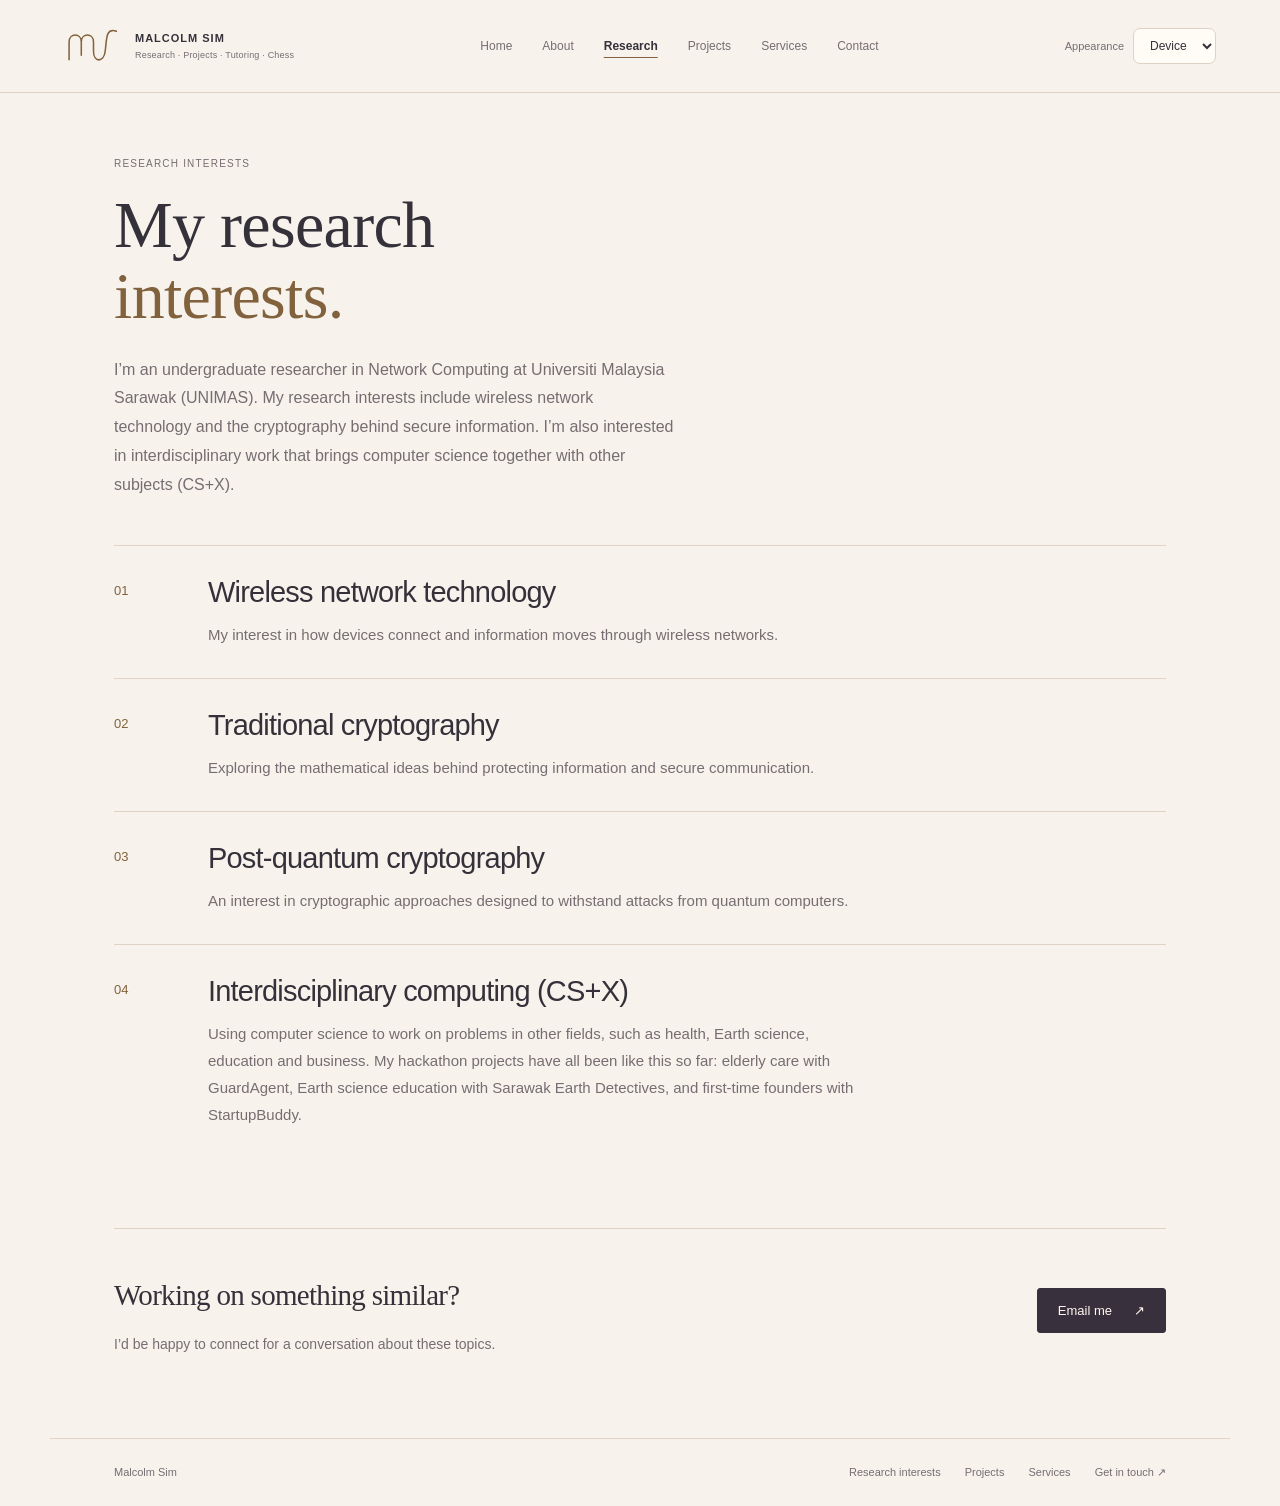
<file: research.html>
<!doctype html><html lang="en"><head><meta charset="UTF-8"><meta name="viewport" content="width=device-width,initial-scale=1"><meta name="color-scheme" content="light dark"><script src="theme.js"></script><link rel="icon" href="malcolm-logo.svg?v=silk-champagne" type="image/svg+xml"><title>Research Interests — Malcolm Sim</title><meta name="description" content="Malcolm Sim’s research interests in wireless network technology, traditional cryptography and post-quantum cryptography."><link rel="stylesheet" href="style.css?v=home-about"></head><body><a class="skip-link" href="#main-content">Skip to content</a><header><a class="brand identity" href="index.html" aria-label="Malcolm Sim home"><svg class="monogram" viewBox="0 0 114 84" fill="none" stroke="currentColor" aria-hidden="true"><path d="M10 69V34C10 16 34 16 34 34V60M34 34C34 16 58 16 58 34V52C58 75 78 75 81 52C84 29 82 5 103 13" stroke-width="3" stroke-linecap="round" stroke-linejoin="round"/></svg><span class="wordmark">MALCOLM SIM<small>Research · Projects · Tutoring · Chess</small></span></a><nav class="site-nav" aria-label="Main navigation"><a href="index.html">Home</a><a href="about.html">About</a><a href="research.html" aria-current="page">Research</a><a href="projects.html">Projects</a><a href="services.html">Services</a><a href="contact.html">Contact</a></nav><div class="theme-picker"><label for="theme-choice">Appearance</label><select id="theme-choice" aria-label="Color theme"><option value="system" selected>Device</option><option value="light">Light</option><option value="dark">Dark</option></select></div></header><main id="main-content"><div class="page-heading"><span class="label">Research interests</span><h1>My research<br><em>interests.</em></h1><p>I’m an undergraduate researcher in Network Computing at Universiti Malaysia Sarawak (UNIMAS). My research interests include wireless network technology and the cryptography behind secure information. I’m also interested in interdisciplinary work that brings computer science together with other subjects (CS+X).</p></div><section aria-label="Areas of interest"><div class="interest-list"><article><span class="interest-number">01</span><div><h3>Wireless network technology</h3><p>My interest in how devices connect and information moves through wireless networks.</p></div></article><article><span class="interest-number">02</span><div><h3>Traditional cryptography</h3><p>Exploring the mathematical ideas behind protecting information and secure communication.</p></div></article><article><span class="interest-number">03</span><div><h3>Post-quantum cryptography</h3><p>An interest in cryptographic approaches designed to withstand attacks from quantum computers.</p></div></article><article><span class="interest-number">04</span><div><h3>Interdisciplinary computing (CS+X)</h3><p>Using computer science to work on problems in other fields, such as health, Earth science, education and business. My hackathon projects have all been like this so far: elderly care with GuardAgent, Earth science education with Sarawak Earth Detectives, and first-time founders with StartupBuddy.</p></div></article></div></section><section class="closing-note"><div><span class="label">Exchange ideas</span><h2>Working on something similar?</h2><p>I’d be happy to connect for a conversation about these topics.</p></div><a class="button primary" href="mailto:110675@siswa.unimas.my">Email me <span aria-hidden="true">↗</span></a></section></main><footer><a href="index.html" class="footer-name">Malcolm Sim</a><div class="footer-links"><a href="research.html">Research interests</a><a href="projects.html">Projects</a><a href="services.html">Services</a><a href="contact.html">Get in touch ↗</a></div></footer></body></html>
</file>
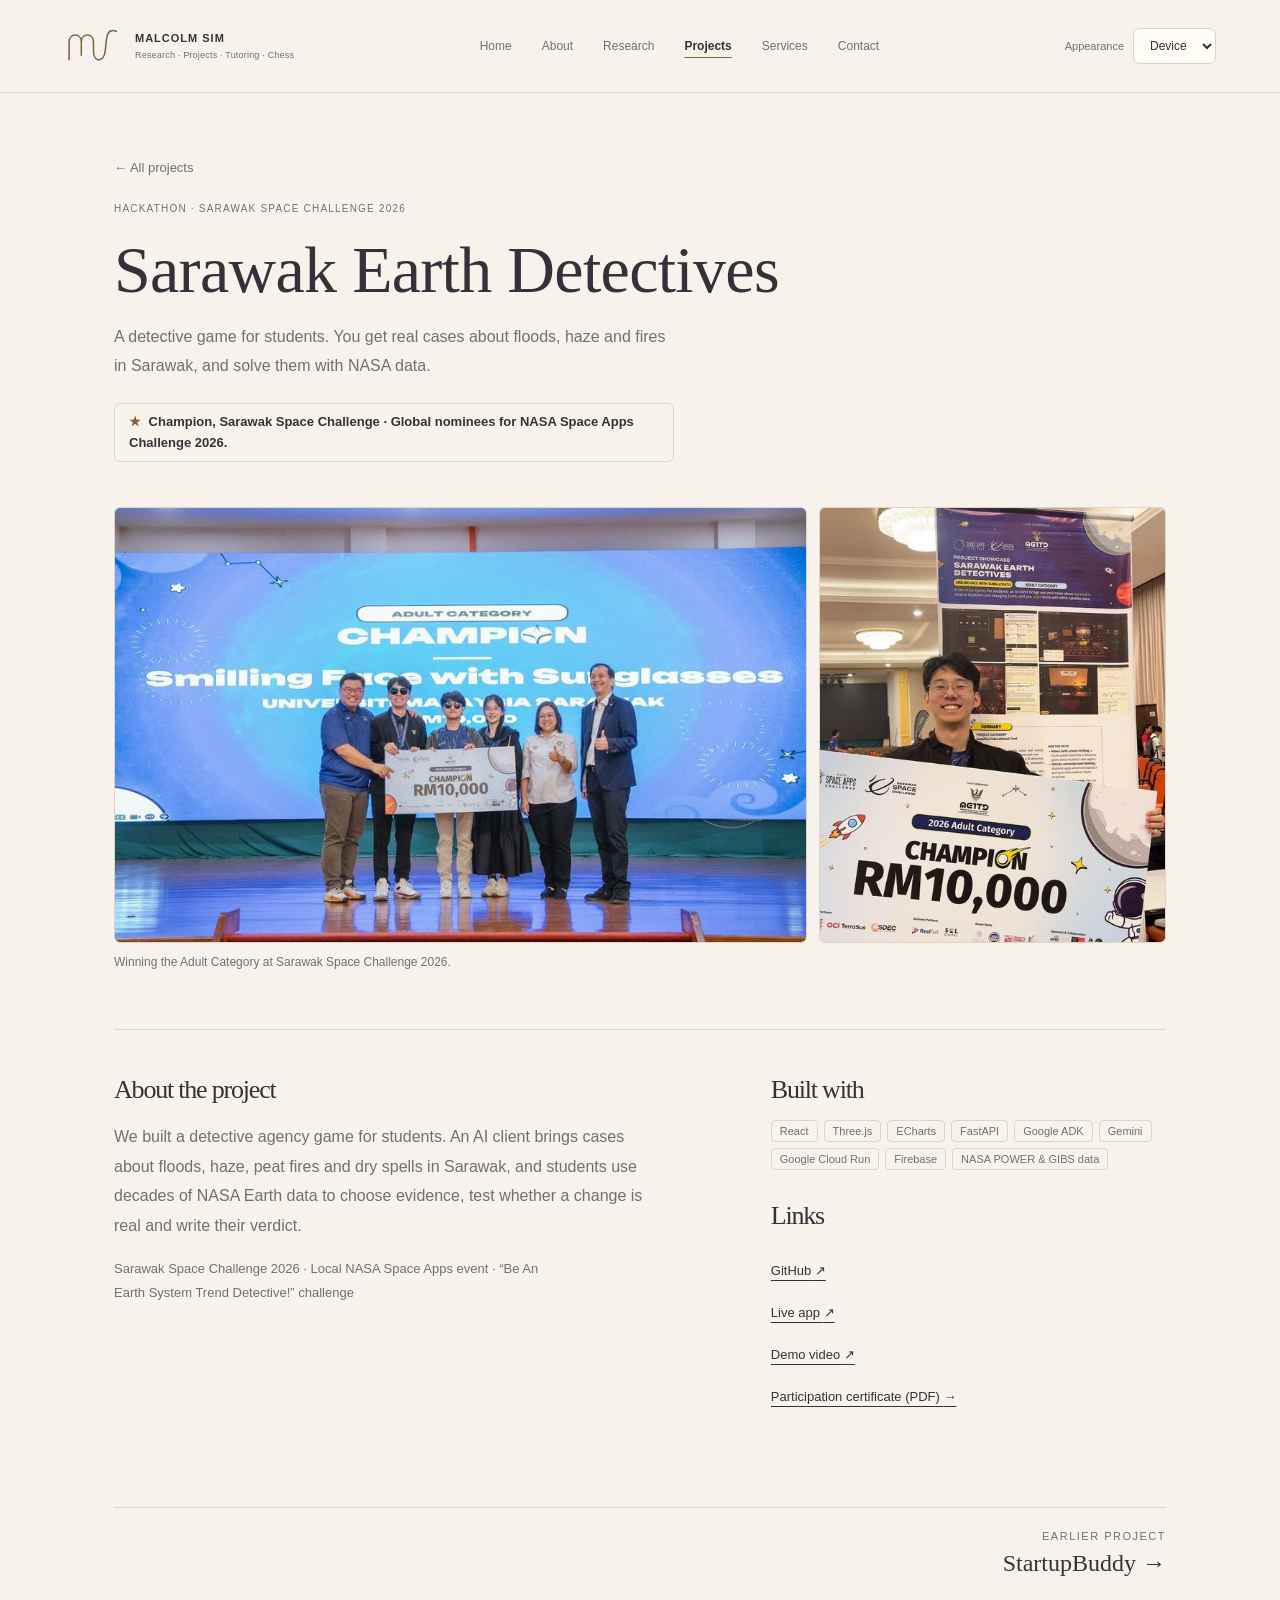
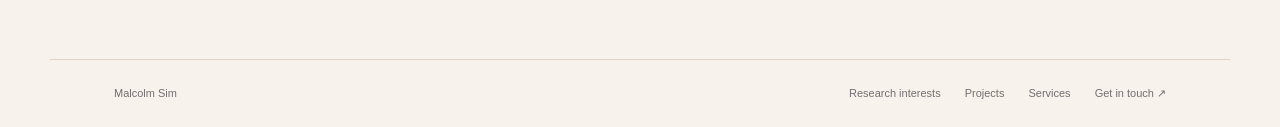
<file: sarawak-earth-detectives.html>
<!doctype html><html lang="en"><head><meta charset="UTF-8"><meta name="viewport" content="width=device-width,initial-scale=1"><meta name="color-scheme" content="light dark"><script src="theme.js"></script><link rel="icon" href="malcolm-logo.svg?v=silk-champagne" type="image/svg+xml"><title>Sarawak Earth Detectives — Malcolm Sim</title><meta name="description" content="Sarawak Earth Detectives: A detective game for students. You get real cases about floods, haze and fires in Sarawak, and solve them with NASA data."><link rel="stylesheet" href="style.css?v=home-about"></head><body><a class="skip-link" href="#main-content">Skip to content</a><header><a class="brand identity" href="index.html" aria-label="Malcolm Sim home"><svg class="monogram" viewBox="0 0 114 84" fill="none" stroke="currentColor" aria-hidden="true"><path d="M10 69V34C10 16 34 16 34 34V60M34 34C34 16 58 16 58 34V52C58 75 78 75 81 52C84 29 82 5 103 13" stroke-width="3" stroke-linecap="round" stroke-linejoin="round"/></svg><span class="wordmark">MALCOLM SIM<small>Research · Projects · Tutoring · Chess</small></span></a><nav class="site-nav" aria-label="Main navigation"><a href="index.html">Home</a><a href="about.html">About</a><a href="research.html">Research</a><a href="projects.html" aria-current="page">Projects</a><a href="services.html">Services</a><a href="contact.html">Contact</a></nav><div class="theme-picker"><label for="theme-choice">Appearance</label><select id="theme-choice" aria-label="Color theme"><option value="system" selected>Device</option><option value="light">Light</option><option value="dark">Dark</option></select></div></header><main id="main-content" class="project-page">
    <a class="back-link" href="projects.html"><span aria-hidden="true">←</span> All projects</a>
    <div class="page-heading project-heading">
      <span class="label">Hackathon · Sarawak Space Challenge 2026</span>
      <h1>Sarawak Earth Detectives</h1>
      <p>A detective game for students. You get real cases about floods, haze and fires in Sarawak, and solve them with NASA data.</p>
      <p class="project-badge"><span aria-hidden="true">★</span> Champion, Sarawak Space Challenge · Global nominees for NASA Space Apps Challenge 2026.</p>
    </div>
  <figure class="project-gallery">
    <a class="gallery-wide" href="images/space-challenge-2026-team-champions-1600.jpg" target="_blank" rel="noopener"><img src="images/space-challenge-2026-team-champions-800.jpg" srcset="images/space-challenge-2026-team-champions-800.jpg 800w, images/space-challenge-2026-team-champions-1600.jpg 1600w" sizes="(max-width: 700px) 92vw, 700px" width="1600" height="1066" alt="Our team on stage with the organisers, holding the Adult Category champion cheque at Sarawak Space Challenge 2026"></a>
    <a class="gallery-tall" href="images/malcolm-space-challenge-champion-810.jpg" target="_blank" rel="noopener"><img src="images/malcolm-space-challenge-champion-480.jpg" srcset="images/malcolm-space-challenge-champion-480.jpg 480w, images/malcolm-space-challenge-champion-810.jpg 810w" sizes="(max-width: 700px) 92vw, 350px" width="810" height="1080" alt="Me holding the champion cheque in front of our project poster"></a>
    <figcaption>Winning the Adult Category at Sarawak Space Challenge 2026.</figcaption>
  </figure>
    <section class="project-detail">
      <div class="project-detail-main">
        <h2>About the project</h2>
        <p>We built a detective agency game for students. An AI client brings cases about floods, haze, peat fires and dry spells in Sarawak, and students use decades of NASA Earth data to choose evidence, test whether a change is real and write their verdict.</p>
        <p class="project-event">Sarawak Space Challenge 2026 · Local NASA Space Apps event · “Be An Earth System Trend Detective!” challenge</p>
      </div>
      <aside class="project-detail-side">
        <h2>Built with</h2>
        <ul class="level-tags project-tags" aria-label="Tools and technology">
          <li class="level-tag">React</li>
          <li class="level-tag">Three.js</li>
          <li class="level-tag">ECharts</li>
          <li class="level-tag">FastAPI</li>
          <li class="level-tag">Google ADK</li>
          <li class="level-tag">Gemini</li>
          <li class="level-tag">Google Cloud Run</li>
          <li class="level-tag">Firebase</li>
          <li class="level-tag">NASA POWER &amp; GIBS data</li>
        </ul>
        <h2>Links</h2>
        <ul class="project-link-list">
          <li><a class="text-link" href="https://github.com/nathanyap17/sarawak-earth-detectives" target="_blank" rel="noopener noreferrer">GitHub <span aria-hidden="true">↗</span></a></li>
          <li><a class="text-link" href="https://ssc-workspace-2026.web.app/" target="_blank" rel="noopener noreferrer">Live app <span aria-hidden="true">↗</span></a></li>
          <li><a class="text-link" href="https://youtu.be/o1hi2tD7dnQ" target="_blank" rel="noopener noreferrer">Demo video <span aria-hidden="true">↗</span></a></li>
          <li><a class="text-link" href="nasa-space-apps-certificate.pdf">Participation certificate (PDF) <span aria-hidden="true">→</span></a></li>
        </ul>
      </aside>
    </section>
    <nav class="project-pager" aria-label="Later and earlier projects">
      
      <a class="pager-next" href="startupbuddy.html"><span class="pager-label">Earlier project</span><span class="pager-name">StartupBuddy <span aria-hidden="true">→</span></span></a>
    </nav>
  </main><footer><a href="index.html" class="footer-name">Malcolm Sim</a><div class="footer-links"><a href="research.html">Research interests</a><a href="projects.html">Projects</a><a href="services.html">Services</a><a href="contact.html">Get in touch ↗</a></div></footer></body></html>
</file>
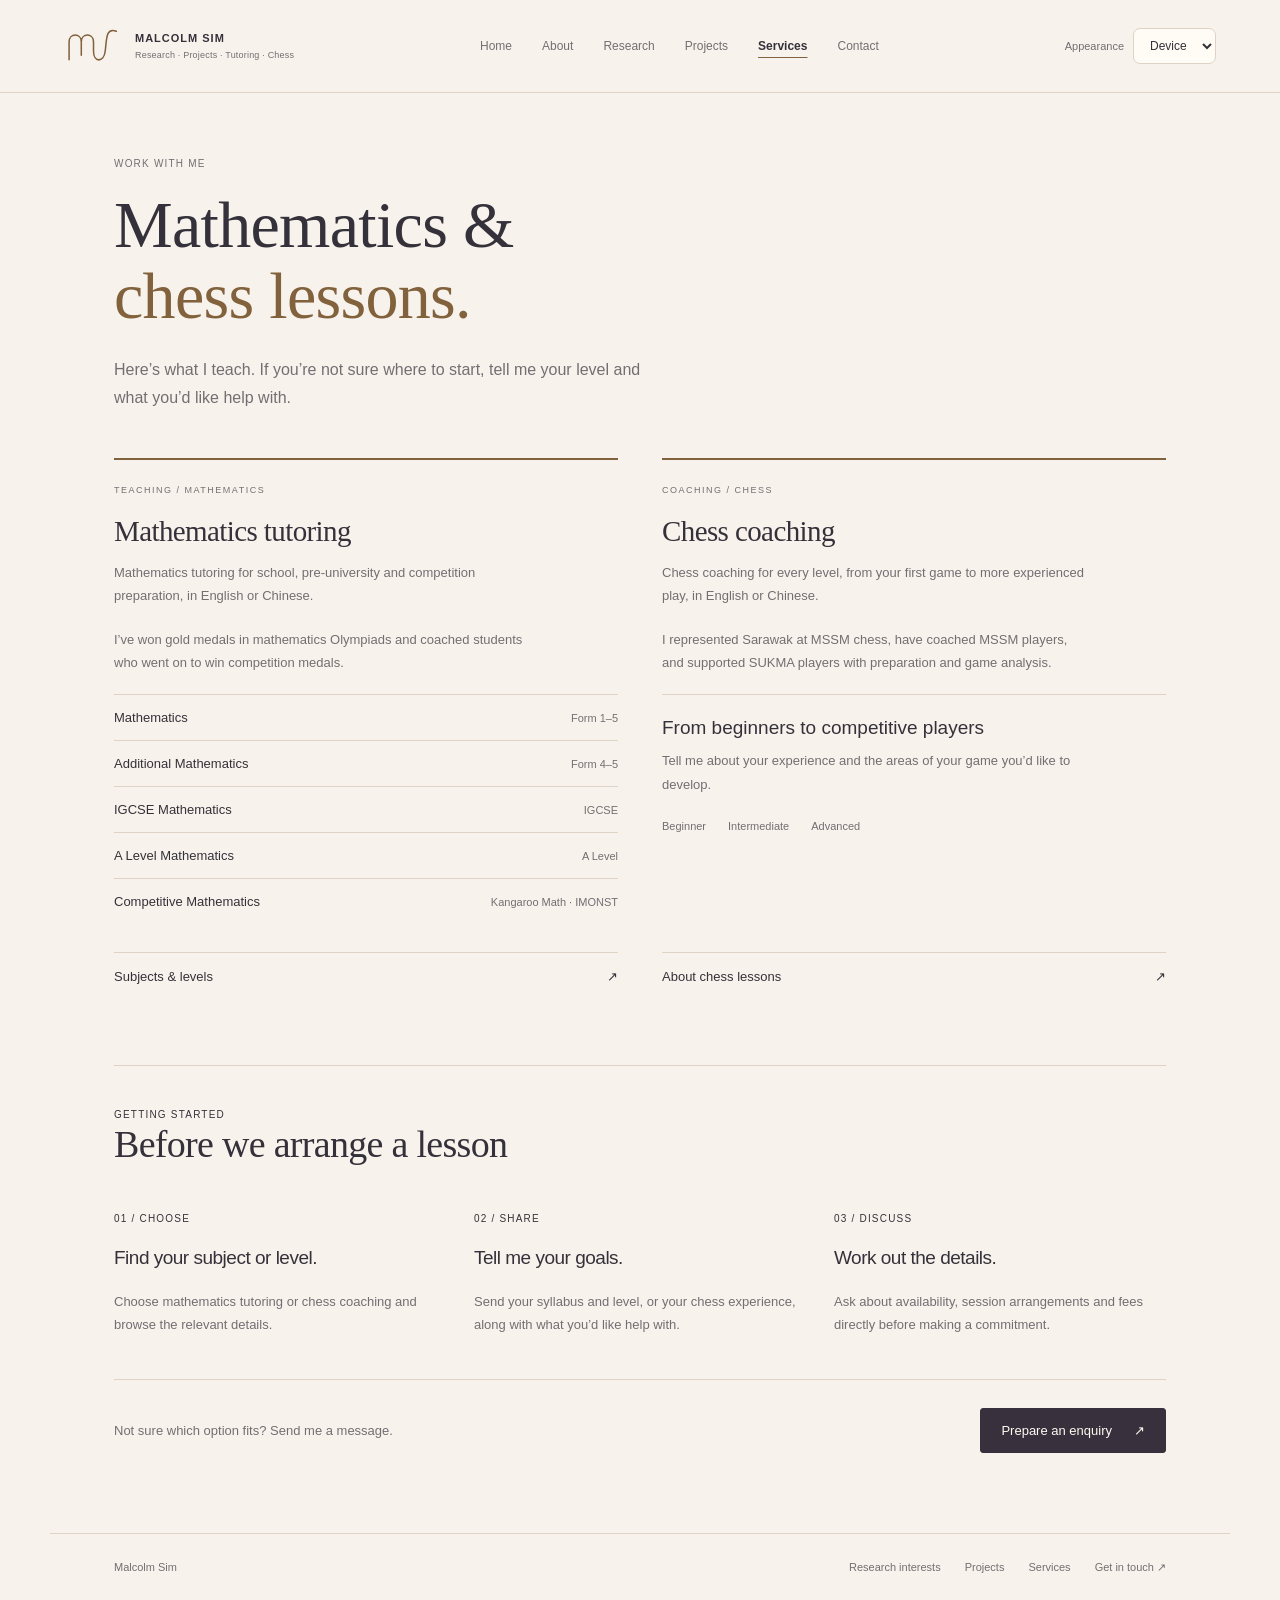
<file: services.html>
<!doctype html><html lang="en"><head><meta charset="UTF-8"><meta name="viewport" content="width=device-width,initial-scale=1"><meta name="color-scheme" content="light dark"><script src="theme.js"></script><link rel="icon" href="malcolm-logo.svg?v=silk-champagne" type="image/svg+xml"><title>Services — Malcolm Sim</title><meta name="description" content="Explore mathematics tutoring, Competitive Mathematics including Kangaroo Math and IMONST, and chess coaching with Malcolm Sim."><link rel="stylesheet" href="style.css?v=home-about"></head><body><a class="skip-link" href="#main-content">Skip to content</a><header><a class="brand identity" href="index.html" aria-label="Malcolm Sim home"><svg class="monogram" viewBox="0 0 114 84" fill="none" stroke="currentColor" aria-hidden="true"><path d="M10 69V34C10 16 34 16 34 34V60M34 34C34 16 58 16 58 34V52C58 75 78 75 81 52C84 29 82 5 103 13" stroke-width="3" stroke-linecap="round" stroke-linejoin="round"/></svg><span class="wordmark">MALCOLM SIM<small>Research · Projects · Tutoring · Chess</small></span></a><nav class="site-nav" aria-label="Main navigation"><a href="index.html">Home</a><a href="about.html">About</a><a href="research.html">Research</a><a href="projects.html">Projects</a><a href="services.html" aria-current="page">Services</a><a href="contact.html">Contact</a></nav><div class="theme-picker"><label for="theme-choice">Appearance</label><select id="theme-choice" aria-label="Color theme"><option value="system" selected>Device</option><option value="light">Light</option><option value="dark">Dark</option></select></div></header><main id="main-content"><div class="page-heading"><span class="label">Work with me</span><h1>Mathematics &amp;<br><em>chess lessons.</em></h1><p>Here’s what I teach. If you’re not sure where to start, tell me your level and what you’d like help with.</p></div><div class="service-categories"><article class="service-category"><div class="category-top"><span class="label">Teaching / Mathematics</span><span class="category-symbol" aria-hidden="true">∫</span></div><h3>Mathematics tutoring</h3><p class="category-intro">Mathematics tutoring for school, pre-university and competition preparation, in English or Chinese.</p><p class="service-proof">I’ve won gold medals in mathematics Olympiads and coached students who went on to win competition medals.</p><ul class="subject-list"><li><span>Mathematics</span><span>Form 1–5</span></li><li><span>Additional Mathematics</span><span>Form 4–5</span></li><li><span>IGCSE Mathematics</span><span>IGCSE</span></li><li><span>A Level Mathematics</span><span>A Level</span></li><li><span>Competitive Mathematics</span><span>Kangaroo Math · IMONST</span></li></ul><a class="button category-cta" href="tutoring.html">Subjects &amp; levels <span aria-hidden="true">↗</span></a></article><article class="service-category"><div class="category-top"><span class="label">Coaching / Chess</span><span class="category-symbol" aria-hidden="true">♞</span></div><h3>Chess coaching</h3><p class="category-intro">Chess coaching for every level, from your first game to more experienced play, in English or Chinese.</p><p class="service-proof">I represented Sarawak at MSSM chess, have coached MSSM players, and supported SUKMA players with preparation and game analysis.</p><div class="chess-content"><h4>From beginners to competitive players</h4><p>Tell me about your experience and the areas of your game you’d like to develop.</p><div class="level-tags"><span class="level-tag">Beginner</span><span class="level-tag">Intermediate</span><span class="level-tag">Advanced</span></div></div><a class="button category-cta" href="coaching.html">About chess lessons <span aria-hidden="true">↗</span></a></article></div><section class="hub-section"><div class="section-heading"><div><span class="label">Getting started</span><h2>Before we arrange a lesson</h2></div></div><div class="getting-started"><article><span class="label">01 / Choose</span><h3>Find your subject or level.</h3><p>Choose mathematics tutoring or chess coaching and browse the relevant details.</p></article><article><span class="label">02 / Share</span><h3>Tell me your goals.</h3><p>Send your syllabus and level, or your chess experience, along with what you’d like help with.</p></article><article><span class="label">03 / Discuss</span><h3>Work out the details.</h3><p>Ask about availability, session arrangements and fees directly before making a commitment.</p></article></div></section><div class="enquiry-bar"><p>Not sure which option fits? Send me a message.</p><a class="button primary" href="enquiry.html">Prepare an enquiry <span aria-hidden="true">↗</span></a></div></main><footer><a href="index.html" class="footer-name">Malcolm Sim</a><div class="footer-links"><a href="research.html">Research interests</a><a href="projects.html">Projects</a><a href="services.html">Services</a><a href="contact.html">Get in touch ↗</a></div></footer></body></html>
</file>
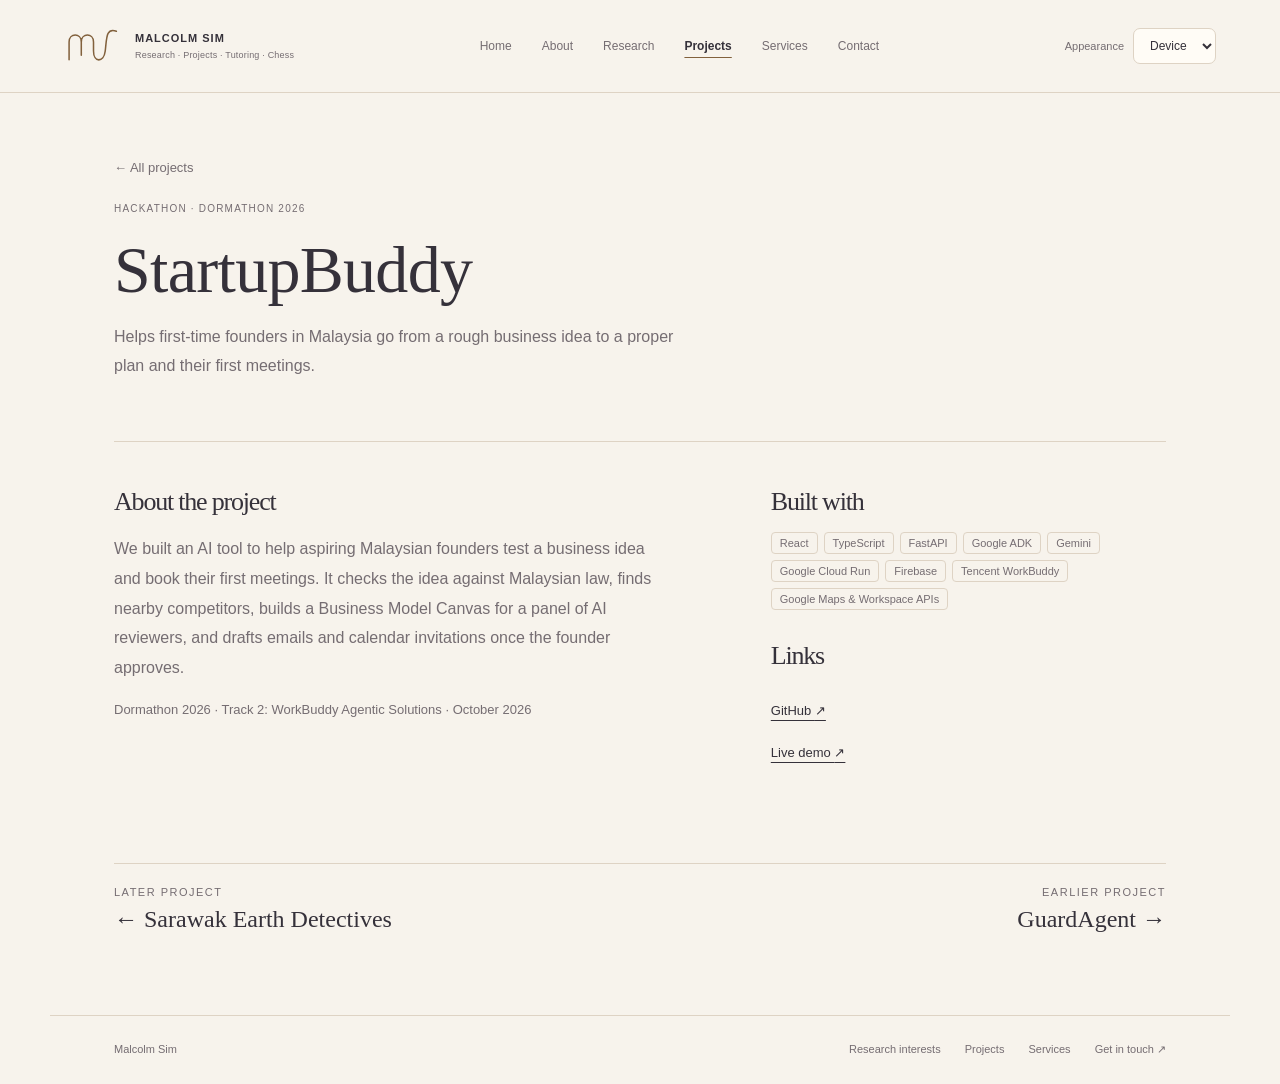
<file: startupbuddy.html>
<!doctype html><html lang="en"><head><meta charset="UTF-8"><meta name="viewport" content="width=device-width,initial-scale=1"><meta name="color-scheme" content="light dark"><script src="theme.js"></script><link rel="icon" href="malcolm-logo.svg?v=silk-champagne" type="image/svg+xml"><title>StartupBuddy — Malcolm Sim</title><meta name="description" content="StartupBuddy: Helps first-time founders in Malaysia go from a rough business idea to a proper plan and their first meetings."><link rel="stylesheet" href="style.css?v=home-about"></head><body><a class="skip-link" href="#main-content">Skip to content</a><header><a class="brand identity" href="index.html" aria-label="Malcolm Sim home"><svg class="monogram" viewBox="0 0 114 84" fill="none" stroke="currentColor" aria-hidden="true"><path d="M10 69V34C10 16 34 16 34 34V60M34 34C34 16 58 16 58 34V52C58 75 78 75 81 52C84 29 82 5 103 13" stroke-width="3" stroke-linecap="round" stroke-linejoin="round"/></svg><span class="wordmark">MALCOLM SIM<small>Research · Projects · Tutoring · Chess</small></span></a><nav class="site-nav" aria-label="Main navigation"><a href="index.html">Home</a><a href="about.html">About</a><a href="research.html">Research</a><a href="projects.html" aria-current="page">Projects</a><a href="services.html">Services</a><a href="contact.html">Contact</a></nav><div class="theme-picker"><label for="theme-choice">Appearance</label><select id="theme-choice" aria-label="Color theme"><option value="system" selected>Device</option><option value="light">Light</option><option value="dark">Dark</option></select></div></header><main id="main-content" class="project-page">
    <a class="back-link" href="projects.html"><span aria-hidden="true">←</span> All projects</a>
    <div class="page-heading project-heading">
      <span class="label">Hackathon · Dormathon 2026</span>
      <h1>StartupBuddy</h1>
      <p>Helps first-time founders in Malaysia go from a rough business idea to a proper plan and their first meetings.</p>
    </div>
    <section class="project-detail">
      <div class="project-detail-main">
        <h2>About the project</h2>
        <p>We built an AI tool to help aspiring Malaysian founders test a business idea and book their first meetings. It checks the idea against Malaysian law, finds nearby competitors, builds a Business Model Canvas for a panel of AI reviewers, and drafts emails and calendar invitations once the founder approves.</p>
        <p class="project-event">Dormathon 2026 · Track 2: WorkBuddy Agentic Solutions · October 2026</p>
      </div>
      <aside class="project-detail-side">
        <h2>Built with</h2>
        <ul class="level-tags project-tags" aria-label="Tools and technology">
          <li class="level-tag">React</li>
          <li class="level-tag">TypeScript</li>
          <li class="level-tag">FastAPI</li>
          <li class="level-tag">Google ADK</li>
          <li class="level-tag">Gemini</li>
          <li class="level-tag">Google Cloud Run</li>
          <li class="level-tag">Firebase</li>
          <li class="level-tag">Tencent WorkBuddy</li>
          <li class="level-tag">Google Maps &amp; Workspace APIs</li>
        </ul>
        <h2>Links</h2>
        <ul class="project-link-list">
          <li><a class="text-link" href="https://github.com/nathanyap17/startupbuddy" target="_blank" rel="noopener noreferrer">GitHub <span aria-hidden="true">↗</span></a></li>
          <li><a class="text-link" href="https://dormathon-workspace-1.web.app" target="_blank" rel="noopener noreferrer">Live demo <span aria-hidden="true">↗</span></a></li>
        </ul>
      </aside>
    </section>
    <nav class="project-pager" aria-label="Later and earlier projects">
      <a class="pager-prev" href="sarawak-earth-detectives.html"><span class="pager-label">Later project</span><span class="pager-name"><span aria-hidden="true">←</span> Sarawak Earth Detectives</span></a>
      <a class="pager-next" href="guardagent.html"><span class="pager-label">Earlier project</span><span class="pager-name">GuardAgent <span aria-hidden="true">→</span></span></a>
    </nav>
  </main><footer><a href="index.html" class="footer-name">Malcolm Sim</a><div class="footer-links"><a href="research.html">Research interests</a><a href="projects.html">Projects</a><a href="services.html">Services</a><a href="contact.html">Get in touch ↗</a></div></footer></body></html>
</file>
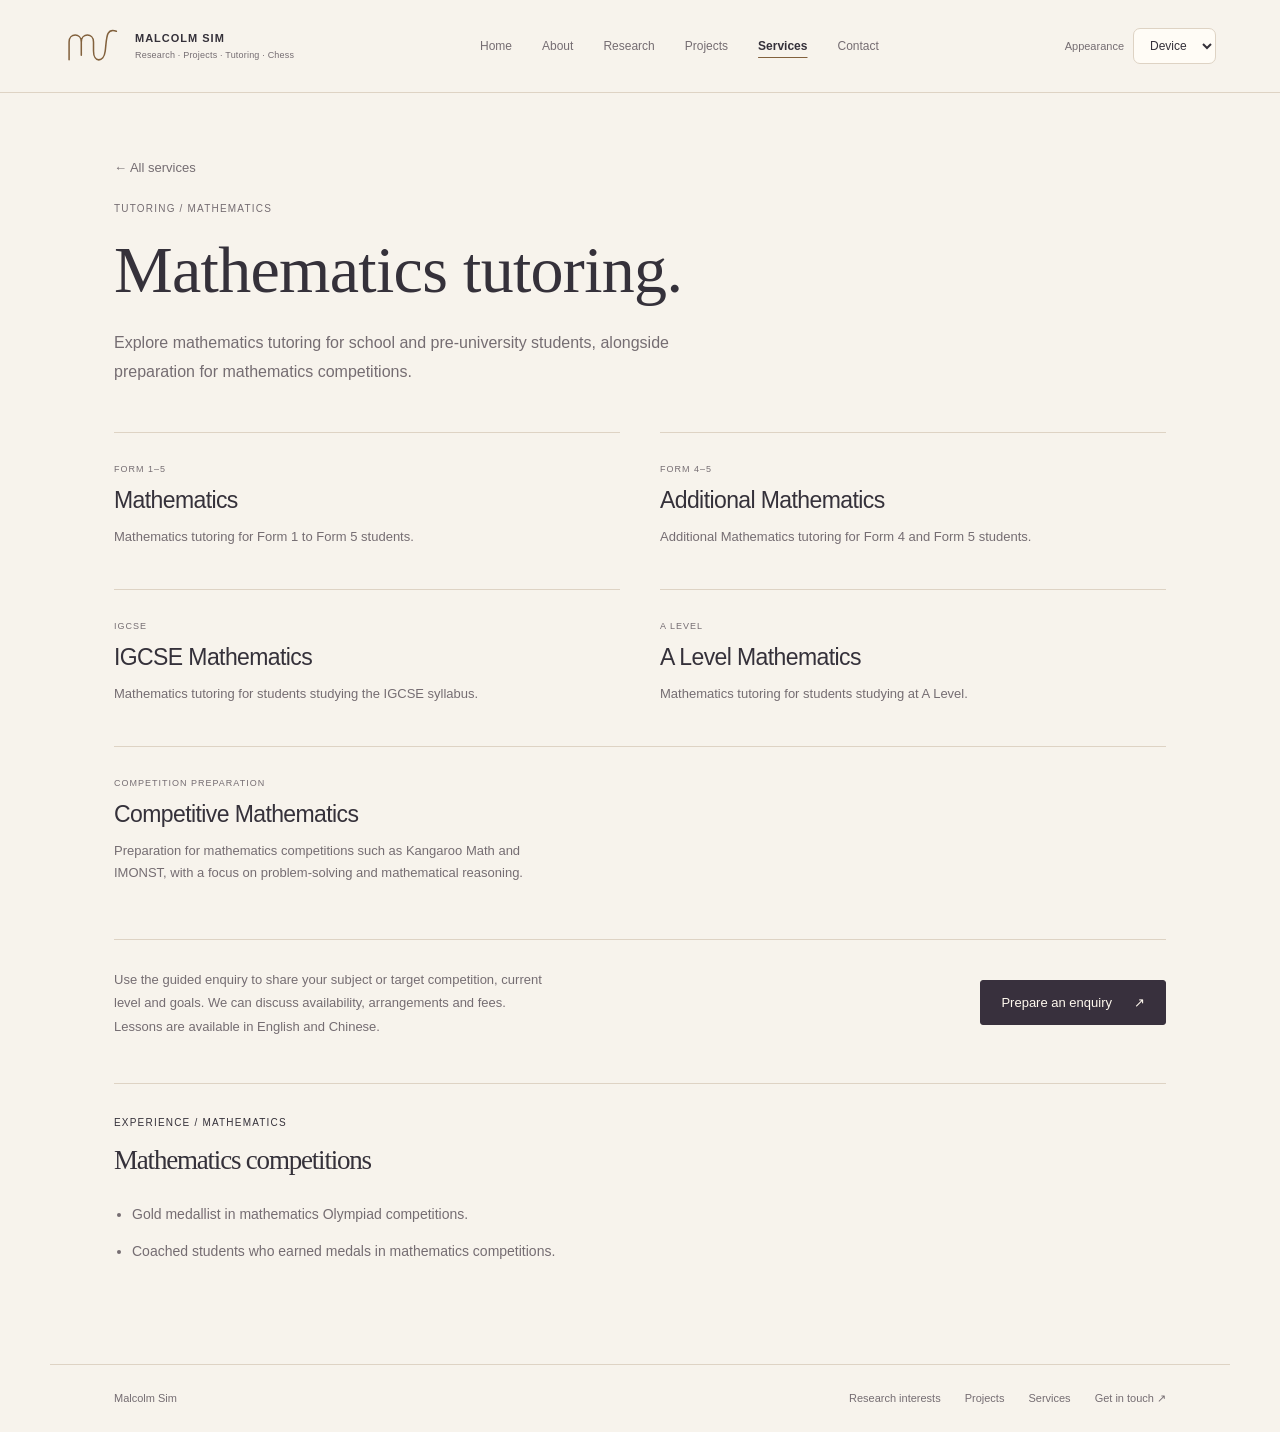
<file: tutoring.html>
<!doctype html><html lang="en"><head><meta charset="UTF-8"><meta name="viewport" content="width=device-width,initial-scale=1"><meta name="color-scheme" content="light dark"><script src="theme.js"></script><link rel="icon" href="malcolm-logo.svg?v=silk-champagne" type="image/svg+xml"><title>Mathematics Tutoring — Malcolm Sim</title><meta name="description" content="Tutoring in Mathematics, Additional Mathematics, IGCSE, A Level and Competitive Mathematics, including Kangaroo Math and IMONST."><link rel="stylesheet" href="style.css?v=home-about"></head><body><a class="skip-link" href="#main-content">Skip to content</a><header><a class="brand identity" href="index.html" aria-label="Malcolm Sim home"><svg class="monogram" viewBox="0 0 114 84" fill="none" stroke="currentColor" aria-hidden="true"><path d="M10 69V34C10 16 34 16 34 34V60M34 34C34 16 58 16 58 34V52C58 75 78 75 81 52C84 29 82 5 103 13" stroke-width="3" stroke-linecap="round" stroke-linejoin="round"/></svg><span class="wordmark">MALCOLM SIM<small>Research · Projects · Tutoring · Chess</small></span></a><nav class="site-nav" aria-label="Main navigation"><a href="index.html">Home</a><a href="about.html">About</a><a href="research.html">Research</a><a href="projects.html">Projects</a><a href="services.html" aria-current="page">Services</a><a href="contact.html">Contact</a></nav><div class="theme-picker"><label for="theme-choice">Appearance</label><select id="theme-choice" aria-label="Color theme"><option value="system" selected>Device</option><option value="light">Light</option><option value="dark">Dark</option></select></div></header><main id="main-content"><a class="back-link" href="services.html">← All services</a><div class="page-heading"><span class="label">Tutoring / Mathematics</span><h1>Mathematics tutoring.</h1><p>Explore mathematics tutoring for school and pre-university students, alongside preparation for mathematics competitions.</p></div><section class="subject-grid" aria-label="Tutoring subjects"><article class="subject-card"><span class="label">Form 1–5</span><h2>Mathematics</h2><p>Mathematics tutoring for Form 1 to Form 5 students.</p></article><article class="subject-card"><span class="label">Form 4–5</span><h2>Additional Mathematics</h2><p>Additional Mathematics tutoring for Form 4 and Form 5 students.</p></article><article class="subject-card"><span class="label">IGCSE</span><h2>IGCSE Mathematics</h2><p>Mathematics tutoring for students studying the IGCSE syllabus.</p></article><article class="subject-card"><span class="label">A Level</span><h2>A Level Mathematics</h2><p>Mathematics tutoring for students studying at A Level.</p></article><article class="subject-card competitive-subject"><span class="label">Competition preparation</span><h2>Competitive Mathematics</h2><p>Preparation for mathematics competitions such as Kangaroo Math and IMONST, with a focus on problem-solving and mathematical reasoning.</p></article></section><div class="enquiry-bar"><p>Use the guided enquiry to share your subject or target competition, current level and goals. We can discuss availability, arrangements and fees. Lessons are available in English and Chinese.</p><a class="button primary" href="enquiry.html?service=maths">Prepare an enquiry <span aria-hidden="true">↗</span></a></div><section class="experience-panel" aria-labelledby="math-experience"><span class="label">Experience / Mathematics</span><h2 id="math-experience">Mathematics competitions</h2><ul class="experience-list"><li>Gold medallist in mathematics Olympiad competitions.</li><li>Coached students who earned medals in mathematics competitions.</li></ul></section></main><footer><a href="index.html" class="footer-name">Malcolm Sim</a><div class="footer-links"><a href="research.html">Research interests</a><a href="projects.html">Projects</a><a href="services.html">Services</a><a href="contact.html">Get in touch ↗</a></div></footer></body></html>
</file>
<file: style.css>
:root{color-scheme:light;--paper:#F7F3EC;--surface:#FFFCF6;--ink:#35313A;--muted:#756D72;--line:#DED3C4;--primary:#38303D;--primary-text:#FFF9EF;--hover:#EAE2D7;--card:#F0E9DF;--card-line:#DDD0BE;--accent:#82613D;--hero-bg:#201D27;--hero-ink:#F4EFE6;--hero-muted:#C3B8BA;--hero-line:#514450;--hero-accent:#D6BA92}
html[data-theme="dark"]{color-scheme:dark;--paper:#201D27;--surface:#2D2735;--ink:#F4EFE6;--muted:#C3B8BA;--line:#514450;--primary:#D6BA92;--primary-text:#201D27;--hover:#403645;--card:#302936;--card-line:#514450;--accent:#D6BA92;--hero-bg:#2D2735;--hero-ink:#F4EFE6;--hero-muted:#C3B8BA;--hero-line:#514450;--hero-accent:#D6BA92}
@media(prefers-color-scheme:dark){html:not([data-theme]){color-scheme:dark;--paper:#201D27;--surface:#2D2735;--ink:#F4EFE6;--muted:#C3B8BA;--line:#514450;--primary:#D6BA92;--primary-text:#201D27;--hover:#403645;--card:#302936;--card-line:#514450;--accent:#D6BA92;--hero-bg:#2D2735;--hero-ink:#F4EFE6;--hero-muted:#C3B8BA;--hero-line:#514450;--hero-accent:#D6BA92}}
*{box-sizing:border-box}html{scroll-behavior:smooth}body{margin:0;background:var(--paper);color:var(--ink);font-family:-apple-system,BlinkMacSystemFont,'Segoe UI',sans-serif;-webkit-font-smoothing:antialiased}a{color:inherit}button,select{font:inherit}a:focus-visible,select:focus-visible{outline:2px solid var(--ink);outline-offset:5px}
header{max-width:1280px;margin:auto;padding:30px 5%;display:flex;justify-content:space-between;align-items:center;gap:20px}.brand{font-family:-apple-system,BlinkMacSystemFont,'Segoe UI',sans-serif;font-size:18px;font-weight:800;letter-spacing:-.7px}.brand span{display:inline-block;width:6px;height:6px;background:var(--ink);border-radius:50%;margin-left:4px}.header-tools{display:flex;align-items:center;gap:24px}.draft{color:var(--muted);font-size:11px;letter-spacing:.3px}.theme-picker{display:flex;align-items:center;gap:9px}.theme-picker label{font-size:11px;color:var(--muted)}.theme-picker select{font-size:12px;color:var(--ink);background:var(--surface);border:1px solid var(--line);border-radius:7px;padding:9px 12px;cursor:pointer}
main{max-width:1180px;margin:65px auto 80px;padding:0 5%}.intro{display:grid;grid-template-columns:1.1fr 1fr;gap:70px;align-items:center}.eyebrow{display:flex;gap:10px;align-items:center;margin-bottom:28px}.dot{width:6px;height:6px;border-radius:50%;background:var(--muted)}.label{font-size:10px;font-weight:600;letter-spacing:2px;text-transform:uppercase}h1{font-family:-apple-system,BlinkMacSystemFont,'Segoe UI',sans-serif;font-size:clamp(46px,6.2vw,80px);line-height:1.08;letter-spacing:-4px;font-weight:500;margin:0 0 24px}h1 em{font:inherit;color:var(--ink)}p{font-size:16px;line-height:1.8;color:var(--muted);max-width:430px}.role{font-size:13px;line-height:1.7;color:var(--ink);font-weight:500;margin-bottom:22px}
.card{background:var(--card);color:var(--ink);border:1px solid var(--card-line);border-radius:12px;min-height:420px;padding:34px;display:flex;flex-direction:column;justify-content:space-between;gap:35px}.card-top{display:flex;justify-content:space-between;align-items:center;gap:20px}.mark{width:42px;height:42px;border:1px solid var(--card-line);border-radius:50%;display:grid;place-items:center;font-size:12px;letter-spacing:1px}.card .label{font-size:9px;color:var(--muted)}.card-name{font-family:-apple-system,BlinkMacSystemFont,'Segoe UI',sans-serif;font-size:clamp(30px,3.3vw,42px);line-height:1.16;letter-spacing:-2px;margin-bottom:14px}.card-accent{color:var(--muted)}.card-role{font-size:13px;color:var(--muted)}.topics{display:flex;flex-wrap:wrap;gap:7px;margin-top:23px}.topics span{font-size:10px;border:1px solid var(--card-line);border-radius:5px;padding:7px 9px;color:var(--muted)}.card-bottom{border-top:1px solid var(--card-line);padding-top:20px;display:flex;justify-content:space-between;align-items:center;gap:15px;font-size:11px;color:var(--muted)}.arrow{font-size:23px;color:var(--ink)}
.actions{display:flex;gap:10px;flex-wrap:wrap;margin-top:30px}.button{border:1px solid var(--line);border-radius:7px;padding:14px 20px;font-size:12px;font-weight:500;display:inline-flex;gap:22px;align-items:center;text-decoration:none}.primary{background:var(--primary);color:var(--primary-text);border-color:var(--primary)}.button:hover{background:var(--hover);color:var(--ink);border-color:var(--line)}
.contact-section{margin-top:85px;border-top:1px solid var(--line);padding-top:32px;display:grid;grid-template-columns:.7fr 1.5fr;gap:50px}.contact-section h2{font-family:-apple-system,BlinkMacSystemFont,'Segoe UI',sans-serif;font-size:27px;font-weight:500;letter-spacing:-1px;margin:0 0 12px}.contact-section p{font-size:14px;margin:0}.contact-row{display:flex;justify-content:space-between;align-items:baseline;padding:18px 0;border-bottom:1px solid var(--line);gap:12px;flex-wrap:wrap}.contact-row:first-child{padding-top:0}.contact-type{color:var(--muted);font-size:12px}.contact-value{font-size:14px;text-decoration:none;overflow-wrap:anywhere}.contact-value:hover{text-decoration:underline;text-underline-offset:4px}footer{max-width:1180px;padding:25px 5%;margin:auto;border-top:1px solid var(--line);display:flex;justify-content:space-between;gap:20px;font-size:11px;line-height:1.6;color:var(--muted)}
@media(max-width:850px){.header-tools .draft{display:none}}@media(max-width:700px){header{padding:24px 7%}main{padding:0 7%;margin-top:36px}.intro{grid-template-columns:1fr;gap:36px}h1{letter-spacing:-2.5px}.card{min-height:350px;padding:28px}.card-name{font-size:36px}.contact-section{margin-top:55px;grid-template-columns:1fr;gap:30px}footer{padding:25px 7%}}@media(max-width:380px){.theme-picker label{display:none}.contact-row{display:block}.contact-type{display:block;margin-bottom:10px}}@media(prefers-reduced-motion:reduce){html{scroll-behavior:auto}}

.identity{display:flex;align-items:center;gap:13px;text-decoration:none;flex-shrink:0}.monogram{display:block;width:59px;height:44px;flex-shrink:0}.brand .wordmark{display:block;width:auto;height:auto;border-radius:0;background:none;margin:0;font-size:11px;letter-spacing:1.5px;font-weight:700}.wordmark small{display:block;font-family:-apple-system,BlinkMacSystemFont,'Segoe UI',sans-serif;font-size:9px;font-weight:400;letter-spacing:.2px;margin-top:6px;color:var(--muted)}.card-logo .monogram{width:52px;height:39px}.services-jump{flex-basis:100%;margin-top:9px;font-size:12px;text-decoration:none;color:var(--muted)}.services-jump:hover{color:var(--ink);text-decoration:underline;text-underline-offset:4px}.services-jump span{margin-left:8px}
.services{margin-top:85px;border-top:1px solid var(--line);padding-top:35px}.services-heading{display:flex;justify-content:space-between;align-items:end;gap:35px;margin-bottom:30px}.services h2{font-family:-apple-system,BlinkMacSystemFont,'Segoe UI',sans-serif;font-size:32px;line-height:1.2;font-weight:500;letter-spacing:-1.2px;margin:13px 0 0}.services-heading p{font-size:13px;line-height:1.8;margin:0}.service-item{display:grid;grid-template-columns:40px 1fr auto;gap:20px;align-items:center;padding:25px 0;border-top:1px solid var(--line)}.service-number{font-size:11px;color:var(--muted);align-self:start;margin-top:5px;font-variant-numeric:tabular-nums}.service-detail h3{font-family:-apple-system,BlinkMacSystemFont,'Segoe UI',sans-serif;font-size:18px;font-weight:500;letter-spacing:-.4px;margin:0}.service-detail p{font-size:13px;line-height:1.7;margin:7px 0 0;max-width:none}.service-action{display:flex;gap:25px;align-items:center}.service-level{font-size:10px;color:var(--muted);border:1px solid var(--line);padding:6px 9px;border-radius:4px;white-space:nowrap}.service-action a{font-size:12px;text-decoration:none;white-space:nowrap}.service-action a:hover{text-decoration:underline;text-underline-offset:4px}.service-action a span{margin-left:7px}.contact-section{margin-top:60px}
@media(max-width:850px){.service-action{flex-direction:column;align-items:end;gap:12px}}@media(max-width:700px){.services{margin-top:55px}.services-heading{display:block}.services-heading p{margin-top:18px}.service-item{grid-template-columns:24px 1fr;gap:14px;padding:22px 0}.service-action{grid-column:2;flex-direction:row;justify-content:space-between;align-items:center;margin-top:0}.service-detail h3{font-size:17px}.services h2{font-size:28px}}@media(max-width:420px){.wordmark small{display:none}.brand .wordmark{font-size:9px;letter-spacing:1px}.identity{gap:8px}.identity .monogram{width:45px;height:34px}.theme-picker label{display:none}}

.service-categories{display:grid;grid-template-columns:1.2fr 1fr;gap:20px}.service-category{border:1px solid var(--line);border-radius:12px;padding:30px;background:var(--surface);display:flex;flex-direction:column;min-width:0}.category-top{display:flex;align-items:center;justify-content:space-between;gap:15px;margin-bottom:22px;color:var(--muted)}.category-top .label{font-size:9px;letter-spacing:1.5px}.category-symbol{font-family:Georgia,serif;font-size:28px;line-height:1}.service-category h3{font-family:-apple-system,BlinkMacSystemFont,'Segoe UI',sans-serif;font-size:28px;font-weight:500;letter-spacing:-1px;margin:0}.category-intro{font-size:13px;line-height:1.8;margin:10px 0 24px}.subject-list{list-style:none;padding:0;margin:0 0 28px}.subject-list li{display:flex;align-items:baseline;justify-content:space-between;gap:15px;padding:15px 0;border-top:1px solid var(--line);font-size:13px}.subject-list li span:last-child{color:var(--muted);font-size:11px;white-space:nowrap}.category-cta{margin-top:auto;justify-content:space-between}.chess-content{border-top:1px solid var(--line);padding-top:22px;margin-bottom:28px;flex:1}.chess-content h4{font-family:-apple-system,BlinkMacSystemFont,'Segoe UI',sans-serif;font-size:21px;font-weight:500;letter-spacing:-.5px;margin:0}.chess-content p{font-size:13px;margin:10px 0 20px}.level-tag{display:inline-block;border:1px solid var(--line);border-radius:4px;font-size:11px;color:var(--muted);padding:7px 10px}@media(max-width:700px){.service-categories{grid-template-columns:1fr;gap:16px}.service-category{padding:25px}.service-category h3{font-size:25px}.chess-content{min-height:130px}}@media(max-width:380px){.subject-list li{flex-wrap:wrap;gap:7px}.subject-list li span:first-child{flex-basis:100%}}

body{min-height:100vh;display:flex;flex-direction:column}header{width:100%;flex-wrap:wrap;border-bottom:1px solid var(--line)}main{width:100%;flex:1}footer{width:100%}.site-nav{display:flex;gap:6px;align-items:center}.site-nav a{font-size:12px;color:var(--muted);padding:10px 12px;text-decoration:none;border-radius:6px;white-space:nowrap}.site-nav a:hover{background:var(--hover);color:var(--ink)}.site-nav a[aria-current="page"]{color:var(--ink);background:var(--hover);font-weight:600}.skip-link{position:absolute;top:-100px;left:20px;z-index:10;background:var(--surface);color:var(--ink);padding:12px}.skip-link:focus{top:12px}.page-heading{max-width:720px;margin-bottom:45px}.page-heading .label{color:var(--muted);display:block;margin-bottom:20px}.page-heading h1{font-size:clamp(40px,5.5vw,64px);letter-spacing:-2.5px}.page-heading p{max-width:560px}.home-paths{flex-basis:100%;display:flex;flex-wrap:wrap;gap:24px;margin-top:12px}.home-paths a{font-size:12px;color:var(--muted);text-underline-offset:5px}.home-paths a:hover{color:var(--ink)}.subject-grid{display:grid;grid-template-columns:1fr 1fr;gap:16px}.subject-card{border:1px solid var(--line);border-radius:10px;background:var(--surface);padding:26px}.subject-card .label{font-size:9px;letter-spacing:1px;color:var(--muted)}.subject-card h2{font-family:-apple-system,BlinkMacSystemFont,'Segoe UI',sans-serif;font-size:23px;font-weight:500;letter-spacing:-.6px;line-height:1.3;margin:20px 0 10px}.subject-card p{font-size:13px;line-height:1.7;margin:0}.enquiry-bar{margin-top:30px;padding-top:28px;border-top:1px solid var(--line);display:flex;justify-content:space-between;gap:25px;align-items:center}.enquiry-bar p{font-size:13px;margin:0}.chess-layout{display:grid;grid-template-columns:1.15fr 1fr;gap:70px;align-items:center}.chess-layout .page-heading{margin-bottom:24px}.chess-visual{border:1px solid var(--line);border-radius:12px;min-height:340px;display:grid;place-items:center;background:var(--card);position:relative;overflow:hidden}.chess-visual:before{content:'';position:absolute;inset:0;background:conic-gradient(var(--line) 25%,transparent 0 50%,var(--line) 0 75%,transparent 0);background-size:100px 100px;opacity:.25}.chess-piece{position:relative;font-size:185px;line-height:1;color:var(--ink);font-family:Georgia,serif}.level-tags{display:flex;gap:8px;flex-wrap:wrap;margin:24px 0 30px}.contact-page{margin-top:0;border-top:0;padding-top:0;grid-template-columns:1fr 1.1fr;gap:70px}.contact-page h1{font-size:clamp(40px,5.5vw,64px);letter-spacing:-2.5px}.contact-page .label{display:block;margin-bottom:20px;color:var(--muted)}.contact-page p{font-size:15px;max-width:360px}.contact-page .actions{margin-top:25px}
@media(max-width:1000px){.wordmark small{display:none}.site-nav a{padding:10px 9px}.theme-picker label{display:none}}@media(max-width:760px){header{gap:18px}.site-nav{order:3;flex-basis:100%;justify-content:space-between;gap:0;border-top:1px solid var(--line);padding-top:12px}.site-nav a{padding:10px;font-size:11px}.subject-grid{grid-template-columns:1fr}.chess-layout{grid-template-columns:1fr;gap:35px}.chess-visual{min-height:260px}.chess-piece{font-size:150px}.contact-page{grid-template-columns:1fr;gap:35px}.enquiry-bar{align-items:start;flex-direction:column}.page-heading{margin-bottom:30px}}@media(max-width:380px){.site-nav a{font-size:10px;padding:9px 7px}}

.enquiry-note{font-size:13px;margin-top:20px}

/* Silk & Champagne accents */
.identity .monogram{color:var(--accent)}h1 em{color:var(--accent)}.dot{background:var(--accent)}.intro .card{background:var(--hero-bg);color:var(--hero-ink);border-color:var(--hero-line)}.intro .card .label,.intro .card-role,.intro .card-bottom,.intro .topics span{color:var(--hero-muted)}.intro .card-bottom,.intro .topics span{border-color:var(--hero-line)}.intro .card-logo .monogram,.intro .card-accent,.intro .arrow{color:var(--hero-accent)}.contact-value:hover,.home-paths a:hover,.services-jump:hover{color:var(--accent)}a:focus-visible,select:focus-visible{outline-color:var(--accent)}.level-tag{border-color:var(--card-line)}.category-symbol{color:var(--accent)}

/* Mathematical signature: M + sigma */
.identity .monogram{width:58px;height:44px}.brand .wordmark{font-weight:600;letter-spacing:1.6px}.card-logo .monogram{width:55px;height:41px}
@media(max-width:420px){.identity .monogram{width:43px;height:33px}}

/* Personal website: overview, services, about and research */
.personal-hero{display:grid;grid-template-columns:1.2fr .85fr;gap:60px;align-items:center}.personal-hero h1{font-size:clamp(44px,5.6vw,70px);letter-spacing:-3px}.personal-hero p{max-width:490px}.personal-signature{background:var(--hero-bg);color:var(--hero-ink);border:1px solid var(--hero-line);border-radius:16px;padding:28px;min-height:400px;display:flex;flex-direction:column;justify-content:space-between}.signature-top{display:flex;flex-wrap:wrap;gap:12px;justify-content:space-between;color:var(--hero-muted)}.signature-top .label{font-size:8px;letter-spacing:1.3px}.signature-mark{display:flex;justify-content:center;margin:28px 0 10px}.signature-mark .monogram{width:170px;height:125px;color:var(--hero-accent)}.signature-caption{color:var(--hero-ink);font-size:29px;line-height:1.25;letter-spacing:-1px;margin:8px 0 30px}.signature-bottom{border-top:1px solid var(--hero-line);padding-top:17px;display:flex;justify-content:space-between;align-items:center;font-size:11px;color:var(--hero-muted)}.signature-bottom a{text-decoration:none;font-size:23px;color:var(--hero-accent)}.hub-section{margin-top:85px;padding-top:38px;border-top:1px solid var(--line)}.section-heading{display:flex;align-items:end;justify-content:space-between;gap:24px;margin-bottom:30px}.section-heading p{font-size:14px;margin:0}h2{font-size:34px;line-height:1.2;letter-spacing:-1.2px;font-weight:500;margin:14px 0 20px}h3{font-weight:500}.home-research{display:grid;grid-template-columns:1fr 1fr;gap:60px;align-items:center}.home-research p{font-size:14px}.text-link{display:inline-block;font-size:13px;text-underline-offset:5px;margin-top:16px}.research-keywords{display:flex;flex-direction:column}.research-keywords span{padding:24px 0;border-bottom:1px solid var(--line);font-size:20px;letter-spacing:-.5px}.research-keywords span:first-child{border-top:1px solid var(--line)}.closing-note{margin-top:70px;border-top:1px solid var(--line);padding-top:35px;display:flex;justify-content:space-between;align-items:center;gap:30px}.closing-note h2{font-size:29px}.closing-note p{font-size:14px;margin-bottom:0}.closing-note .button{flex-shrink:0}.footer-name{text-decoration:none}.footer-links{display:flex;gap:24px;flex-wrap:wrap}.footer-links a{text-decoration:none}.footer-links a:hover{text-decoration:underline}.about-intro{display:grid;grid-template-columns:.7fr 1.3fr;gap:65px;align-items:center}.about-intro p{max-width:600px;font-size:15px}.about-symbol{background:var(--card);border:1px solid var(--card-line);border-radius:14px;min-height:300px;display:grid;place-items:center;color:var(--accent)}.about-symbol .monogram{width:180px;height:140px}.about-paths,.getting-started{display:grid;grid-template-columns:repeat(3,1fr);gap:28px}.about-paths a{display:flex;flex-direction:column;padding:24px 0;border-top:1px solid var(--line);text-decoration:none}.about-paths a:hover h3{color:var(--accent)}.about-paths h3{font-size:23px;line-height:1.3;letter-spacing:-.5px;flex:1}.about-paths a>span:last-child{font-size:12px;color:var(--muted)}.getting-started h3{font-size:21px;line-height:1.35;letter-spacing:-.5px}.getting-started p{font-size:13px}.interest-list article{display:grid;grid-template-columns:70px 1fr;gap:24px;padding:30px 0;border-top:1px solid var(--line)}.interest-number{color:var(--accent);font-size:13px;padding-top:7px}.interest-list h3{font-size:29px;letter-spacing:-.8px;margin:0 0 12px}.interest-list p{max-width:650px;font-size:15px;margin:0}.back-link{display:inline-block;font-size:12px;color:var(--muted);text-decoration:none;margin-bottom:30px}.back-link:hover{text-decoration:underline}.site-nav{flex-wrap:wrap}
@media(max-width:1000px){header{gap:12px}.site-nav a{padding:10px 8px;font-size:11px}.personal-hero{gap:30px}.personal-hero h1{font-size:52px}.personal-signature{padding:25px}.signature-top .label:last-child{display:none}}
@media(max-width:760px){.personal-hero{grid-template-columns:1fr;gap:35px}.personal-hero h1{font-size:clamp(40px,9vw,62px);letter-spacing:-2px}.personal-signature{min-height:350px}.signature-mark .monogram{width:145px;height:105px}.signature-top .label:last-child{display:block}.section-heading{display:block}.section-heading p{margin-top:15px}.home-research,.about-intro{grid-template-columns:1fr;gap:28px}.hub-section{margin-top:55px;padding-top:28px}.closing-note{margin-top:50px;align-items:start;flex-direction:column}.about-paths,.getting-started{grid-template-columns:1fr;gap:16px}.about-paths h3{margin:14px 0}.about-symbol{min-height:220px}.interest-list article{grid-template-columns:30px 1fr;gap:14px}.interest-list h3{font-size:24px}.site-nav a{padding:10px 8px}.footer-links{gap:15px}footer{flex-wrap:wrap}h2{font-size:29px}.research-keywords span{font-size:18px}}

.service-proof{font-size:12px;line-height:1.8;color:var(--ink);padding:14px 0;border-top:1px solid var(--line);margin:0 0 20px}.experience-panel{margin-top:45px;border-top:1px solid var(--line);padding-top:28px}.experience-panel h2{font-size:27px}.experience-list{padding-left:18px;color:var(--muted);font-size:14px;line-height:1.9}.experience-list li{padding:5px 0}.experience-grid{display:grid;grid-template-columns:1fr 1fr;gap:35px}.experience-grid .experience-panel{margin-top:0}@media(max-width:760px){.experience-grid{grid-template-columns:1fr;gap:25px}}

.tutoring-format{display:flex;flex-wrap:wrap;gap:12px;align-items:center;margin:-15px 0 28px;color:var(--accent)}.tutoring-format>span:last-child{font-size:14px}.competitive-subject{grid-column:1/-1}.subject-list li{flex-wrap:wrap}

/* Equal service columns with shared content rows. */
.service-categories{grid-template-columns:repeat(2,minmax(0,1fr))}
.service-category h3{line-height:1.3}
@media(min-width:701px){
 .service-categories{row-gap:0}
 .service-category{display:grid;grid-row:span 6;grid-template-rows:subgrid;row-gap:0}
 .service-category .category-cta{align-self:end}
}
@media(max-width:700px){.service-categories{grid-template-columns:1fr}}

/* Guided enquiry: entirely local message preparation. */
.guided-enquiry{display:grid;grid-template-columns:1fr 1fr;gap:40px;align-items:start}.enquiry-field{display:flex;flex-direction:column;gap:10px;margin-bottom:24px}.enquiry-field[hidden]{display:none}.enquiry-field label{font-size:14px;font-weight:500}.enquiry-field label span{font-weight:400;color:var(--muted);font-size:12px}.enquiry-field input,.enquiry-field select,.enquiry-field textarea,.enquiry-preview textarea{width:100%;min-width:0;font:inherit;font-size:15px;line-height:1.6;color:var(--ink);background:var(--surface);border:1px solid var(--line);border-radius:7px;padding:12px}.enquiry-field textarea{resize:vertical}.enquiry-field input:focus-visible,.enquiry-field textarea:focus-visible,.enquiry-preview textarea:focus-visible,button:focus-visible{outline:2px solid var(--accent);outline-offset:3px}.enquiry-preview{border:1px solid var(--line);border-radius:12px;padding:28px;background:var(--surface)}.enquiry-preview h2{font-size:26px}.enquiry-preview textarea{resize:vertical;background:var(--paper);font-size:14px}.enquiry-preview .actions{margin-top:20px}.enquiry-preview .button{padding:12px 15px;gap:12px;cursor:pointer}.enquiry-privacy,.enquiry-help,.copy-status{font-size:12px;line-height:1.7}.copy-status{color:var(--accent);margin-bottom:0}.sr-only{position:absolute;width:1px;height:1px;padding:0;margin:-1px;overflow:hidden;clip-path:inset(50%);white-space:nowrap;border:0}.enquiry-preview .label{color:var(--accent)}
@media(max-width:760px){.guided-enquiry{grid-template-columns:1fr;gap:20px}.enquiry-field input,.enquiry-field select,.enquiry-field textarea{font-size:16px}.enquiry-preview{padding:23px}}

/* Personal editorial direction: plain language and quieter surfaces. */
header{padding-top:24px;padding-bottom:24px}.site-nav a{border-radius:0}.site-nav a[aria-current="page"]{background:transparent;text-decoration:underline;text-underline-offset:7px;text-decoration-color:var(--accent)}.brand .wordmark{letter-spacing:1px}.label{letter-spacing:1.2px;font-weight:400}.button{border-radius:3px;font-size:13px}.personal-opening{display:grid;grid-template-columns:1.4fr .8fr;gap:80px;align-items:center;padding:10px 0 18px}.opening-kicker{font-size:13px;margin:0 0 24px;color:var(--muted)}.personal-opening h1{font-family:Georgia,'Times New Roman',serif;font-weight:400;font-size:clamp(52px,7vw,88px);line-height:1.05;letter-spacing:-3px;margin-bottom:28px}.opening-copy p{max-width:570px;font-size:15px;line-height:1.85}.opening-copy .opening-lead{font-size:21px;line-height:1.6;color:var(--ink);max-width:530px}.opening-copy .text-link{margin-top:10px}.desk-notes{border-left:1px solid var(--line);padding:12px 0 12px 32px}.note-title{font-family:Georgia,serif;font-style:italic;font-size:22px;color:var(--ink);margin:0 0 24px}.desk-notes dl{margin:0}.desk-notes dl>div{margin-bottom:25px}.desk-notes dt{font-size:11px;color:var(--muted);margin-bottom:8px}.desk-notes dd{margin:0;font-size:14px;line-height:1.7}.desk-notes>a{font-size:12px;text-underline-offset:5px}.hub-section{margin-top:65px}.section-heading h2,.research-note h2,.closing-note h2,.page-heading h1,.about-intro h2{font-family:Georgia,'Times New Roman',serif;font-weight:400;letter-spacing:-.7px}.section-heading h2{font-size:38px;margin:0 0 10px}.section-heading p{max-width:none;font-size:14px}.service-categories{gap:0 44px}.service-category{background:transparent;border:0;border-top:2px solid var(--accent);border-radius:0;padding:25px 0 0}.category-top{margin-bottom:18px}.category-symbol{display:none}.service-category h3{font-family:Georgia,serif;font-size:29px;letter-spacing:-.6px;font-weight:400}.category-intro{margin-bottom:20px}.service-proof{color:var(--muted);border:0;padding:0;font-size:13px}.category-cta{border:0;border-top:1px solid var(--line);border-radius:0;padding:16px 0}.category-cta:hover{background:transparent;color:var(--accent)}.chess-content h4{font-size:19px;letter-spacing:0}.level-tag{border:0;padding:0 14px 0 0}.subject-card{border:0;border-top:1px solid var(--line);border-radius:0;background:transparent;padding:25px 0}.subject-grid{column-gap:40px}.subject-card h2{margin-top:10px}.page-heading h1{font-size:clamp(42px,6vw,66px)}.education-note{border-top:2px solid var(--accent);padding:25px 0;align-self:start}.education-note p{font-family:Georgia,serif;font-size:29px;color:var(--ink);line-height:1.3}.education-note>span:last-child{font-size:14px;line-height:1.8;color:var(--muted)}.about-intro{align-items:start;grid-template-columns:.75fr 1.25fr}.about-intro h2{margin-top:0}.about-paths h3{font-family:Georgia,serif;font-size:24px}.research-note{display:grid;grid-template-columns:.6fr 1.4fr;gap:45px;border-top:1px solid var(--line);margin-top:70px;padding-top:36px}.research-note>.label{margin-top:12px;color:var(--muted)}.research-note h2{font-size:34px;margin-top:0}.research-note p{font-size:15px;max-width:600px}.getting-started h3{font-size:19px}.chess-visual{border-radius:0;background:transparent}.enquiry-preview{border-radius:4px}.experience-panel h2{font-family:Georgia,serif;font-weight:400}.closing-note .label{display:none}
@media(max-width:760px){.personal-opening{grid-template-columns:1fr;gap:35px;padding-top:0}.personal-opening h1{font-size:62px;letter-spacing:-2px}.opening-copy .opening-lead{font-size:20px}.desk-notes{border-left:0;border-top:1px solid var(--line);padding:25px 0 0}.desk-notes dl{display:grid;grid-template-columns:1fr 1fr;column-gap:24px}.desk-notes dl>div:last-child{grid-column:1/-1}.service-categories{column-gap:25px}.service-category h3{font-size:26px}.about-intro,.research-note{grid-template-columns:1fr;gap:20px}.research-note{margin-top:50px}.education-note{padding-bottom:10px}.hub-section{margin-top:50px}}
@media(max-width:700px){.service-categories{row-gap:35px}.service-category{padding-top:22px}.personal-opening h1{font-size:clamp(49px,11vw,66px)}}

/* Projects */
.project-grid {
  display: grid;
  grid-template-columns: repeat(2, minmax(0, 1fr));
  gap: 24px;
}
.project-card {
  min-width: 0;
  padding: clamp(18px, 3vw, 30px);
  border: 1px solid var(--line);
  border-top: 2px solid var(--accent);
  background: var(--surface);
  overflow-wrap: anywhere;
}
.project-card h2, .project-card h3 {
  margin: 0 0 10px;
  color: var(--ink);
  font: 400 clamp(23px, 3vw, 30px)/1.2 Georgia, serif;
}
.project-kind { color: var(--accent); }
.project-card p { max-width: none; }
.project-card .project-event { margin: 8px 0 0; font-size: 14px; }
.project-card .project-tags { display: flex; flex-wrap: wrap; gap: 6px; margin: 18px 0 0; padding: 0; list-style: none; }
.project-tags .level-tag { border: 1px solid var(--line); padding: 4px 8px; }
.project-result { color: var(--ink); }
.project-links { display: flex; flex-wrap: wrap; gap: 8px 16px; margin-top: 18px; }
.projects-teaser > .text-link { margin-top: 18px; }
@media (max-width: 700px) {
  .project-grid { grid-template-columns: minmax(0, 1fr); gap: 16px; }
  .site-nav { flex-wrap: wrap; }
}


/* Home & About redesign */
.home-highlights {
  display: grid;
  grid-template-columns: repeat(4, minmax(0, 1fr));
  list-style: none;
  margin: 42px 0 0;
  padding: 0;
  border-block: 1px solid var(--line);
}
.home-highlights li { padding: 20px 18px; }
.home-highlights li + li { border-inline-start: 1px solid var(--line); }
.home-highlights strong {
  display: block;
  margin-bottom: 6px;
  color: var(--accent);
  font: 400 clamp(27px, 4vw, 42px)/1.15 Georgia, "Times New Roman", serif;
}
.home-highlights span { color: var(--muted); font-size: 13px; line-height: 1.5; }
.home-highlights + .research-note { border-top: 0; padding-top: 0; margin-top: 46px; }
.section-heading-with-link { display: flex; flex-wrap: wrap; gap: 14px 24px; }
.section-heading-with-link > .text-link { margin: 0; }
.home-project-grid { grid-template-columns: repeat(3, minmax(0, 1fr)); }
.home-project-grid .project-card { display: flex; flex-direction: column; align-items: flex-start; }
.home-project-summary { margin: 12px 0; font-size: 15px; }
.home-project-grid .home-project-result {
  margin: auto 0 0;
  padding-top: 8px;
  color: var(--ink);
  font-size: 14px;
  font-weight: 600;
}
.home-project-result span { margin-inline-end: 4px; color: var(--accent); }
.closing-note .actions { margin: 0; }
.education-university { color: var(--muted); font-size: 14px; line-height: 1.8; }
.about-facts { margin: 18px 0 0; }
.about-facts > div { border-top: 1px solid var(--line); padding-top: 12px; margin-top: 12px; }
.about-facts dt { color: var(--muted); font-size: 12px; margin-bottom: 5px; }
.about-facts dd { margin: 0; font-size: 14px; line-height: 1.65; }
.about-facts a { text-underline-offset: 4px; }
.about-experience { grid-template-columns: repeat(3, minmax(0, 1fr)); }
.about-experience .experience-panel { display: flex; flex-direction: column; align-items: flex-start; }
.about-experience .text-link { margin: auto 0 0; padding-top: 8px; }
.about-paths { grid-template-columns: repeat(4, minmax(0, 1fr)); }
@media (min-width: 861px) {
  header .site-nav { flex-wrap: nowrap; }
}
@media (max-width: 900px) {
  .home-project-grid, .about-experience { grid-template-columns: minmax(0, 1fr); }
  .about-paths { grid-template-columns: repeat(2, minmax(0, 1fr)); }
}
@media (max-width: 600px) {
  .home-highlights { grid-template-columns: repeat(2, minmax(0, 1fr)); }
  .home-highlights li:nth-child(3) { border-inline-start: 0; }
  .home-highlights li:nth-child(n+3) { border-top: 1px solid var(--line); }
  .about-paths { grid-template-columns: minmax(0, 1fr); }
  .personal-opening .desk-notes dl > div:last-child { grid-column: auto; }
}

@media (max-width: 440px) {
  header .site-nav a { padding-inline: 4px; }
}
/* Highlights (3 items) (2026-11-26) */
.home-highlights{grid-template-columns:repeat(3,minmax(0,1fr))}
@media(max-width:600px){.home-highlights{grid-template-columns:minmax(0,1fr)}.home-highlights li{padding-inline:0}.home-highlights li+li{border-inline-start:0;border-top:1px solid var(--line)}}

/* Clickable project cards and project pages (2026-11-26) */
.project-link{display:flex;flex-direction:column;align-items:flex-start;color:inherit;text-decoration:none;transition:border-color .2s ease,transform .2s ease,background .2s ease}
.project-link:hover{border-color:var(--accent);transform:translateY(-2px)}
.project-link:focus-visible{outline:2px solid var(--accent);outline-offset:4px}
.project-list{grid-template-columns:repeat(3,minmax(0,1fr))}
.project-summary{margin:12px 0;font-size:15px;line-height:1.7}
.project-result-line{margin:0 0 4px;font-size:14px;font-weight:600;color:var(--ink)}
.project-result-line span,.project-badge span{color:var(--accent);margin-inline-end:4px}
.project-more{margin-top:auto;padding-top:16px;font-size:13px;text-decoration:underline;text-underline-offset:5px;text-decoration-color:var(--line)}
.project-link:hover .project-more{text-decoration-color:var(--accent)}
.home-project-grid .project-link{cursor:pointer}
.back-link{display:inline-block;margin-bottom:28px;font-size:13px;color:var(--muted);text-decoration:none}
.back-link:hover{color:var(--accent)}
.project-heading h1{margin-bottom:18px}
.project-badge{display:inline-block;margin:6px 0 0;padding:8px 14px;border:1px solid var(--line);border-radius:6px;font-size:13px;line-height:1.6;font-weight:600;color:var(--ink);max-width:640px}
.project-gallery{display:grid;grid-template-columns:2fr 1fr;gap:12px;margin:8px 0 0}
.project-gallery a{display:block;overflow:hidden;border-radius:6px;border:1px solid var(--line);height:clamp(240px,34vw,440px)}
.project-gallery img{display:block;width:100%;height:100%;object-fit:cover}
.gallery-wide img{object-position:50% 62%}
.gallery-tall img{object-position:50% 70%}
.project-gallery figcaption{grid-column:1/-1;font-size:12px;color:var(--muted)}
.project-gallery-single{grid-template-columns:minmax(0,420px)}
.project-gallery-single a{height:auto}
.project-gallery-single img{height:auto;aspect-ratio:3/4}
.project-detail{display:grid;grid-template-columns:minmax(0,1.5fr) minmax(0,1fr);gap:clamp(28px,5vw,72px);margin-top:clamp(36px,5vw,60px);padding-top:clamp(28px,4vw,44px);border-top:1px solid var(--line)}
.project-detail h2{margin:0 0 14px;font:400 clamp(21px,2.4vw,26px)/1.25 Georgia,serif;color:var(--ink)}
.project-detail-main p{font-size:16px;line-height:1.85;max-width:62ch}
.project-detail-main .project-event{font-size:13px;color:var(--muted)}
.project-detail-side h2+ul{margin-bottom:30px}
.project-detail-side .project-tags{display:flex;flex-wrap:wrap;gap:6px;margin-top:0;padding:0;list-style:none}.project-detail-side .project-tags .level-tag{border:1px solid var(--line);padding:4px 8px}
.project-link-list{list-style:none;margin:0;padding:0;display:grid;gap:10px}
.project-pager{display:flex;justify-content:space-between;gap:16px;flex-wrap:wrap;margin-top:clamp(40px,6vw,72px);padding-top:22px;border-top:1px solid var(--line);font-size:14px}
.project-pager a{display:flex;flex-direction:column;gap:6px;color:inherit;text-decoration:none;max-width:48%}
.project-pager .pager-next{margin-left:auto;text-align:right;align-items:flex-end}
.pager-label{font-size:11px;letter-spacing:1.5px;text-transform:uppercase;color:var(--muted)}
.pager-name{font:400 clamp(19px,2.2vw,24px)/1.3 Georgia,serif;color:var(--ink)}
.project-pager a:hover .pager-name{color:var(--accent)}
@media(max-width:900px){.project-list{grid-template-columns:minmax(0,1fr)}.project-detail{grid-template-columns:minmax(0,1fr)}}
@media(max-width:600px){.project-gallery{grid-template-columns:minmax(0,1fr)}.project-gallery a{height:auto}.project-gallery img{height:auto;aspect-ratio:4/3}.gallery-tall img{aspect-ratio:3/4;object-position:50% 50%}}
@media(prefers-reduced-motion:reduce){.project-link{transition:none}.project-link:hover{transform:none}}
</file>
